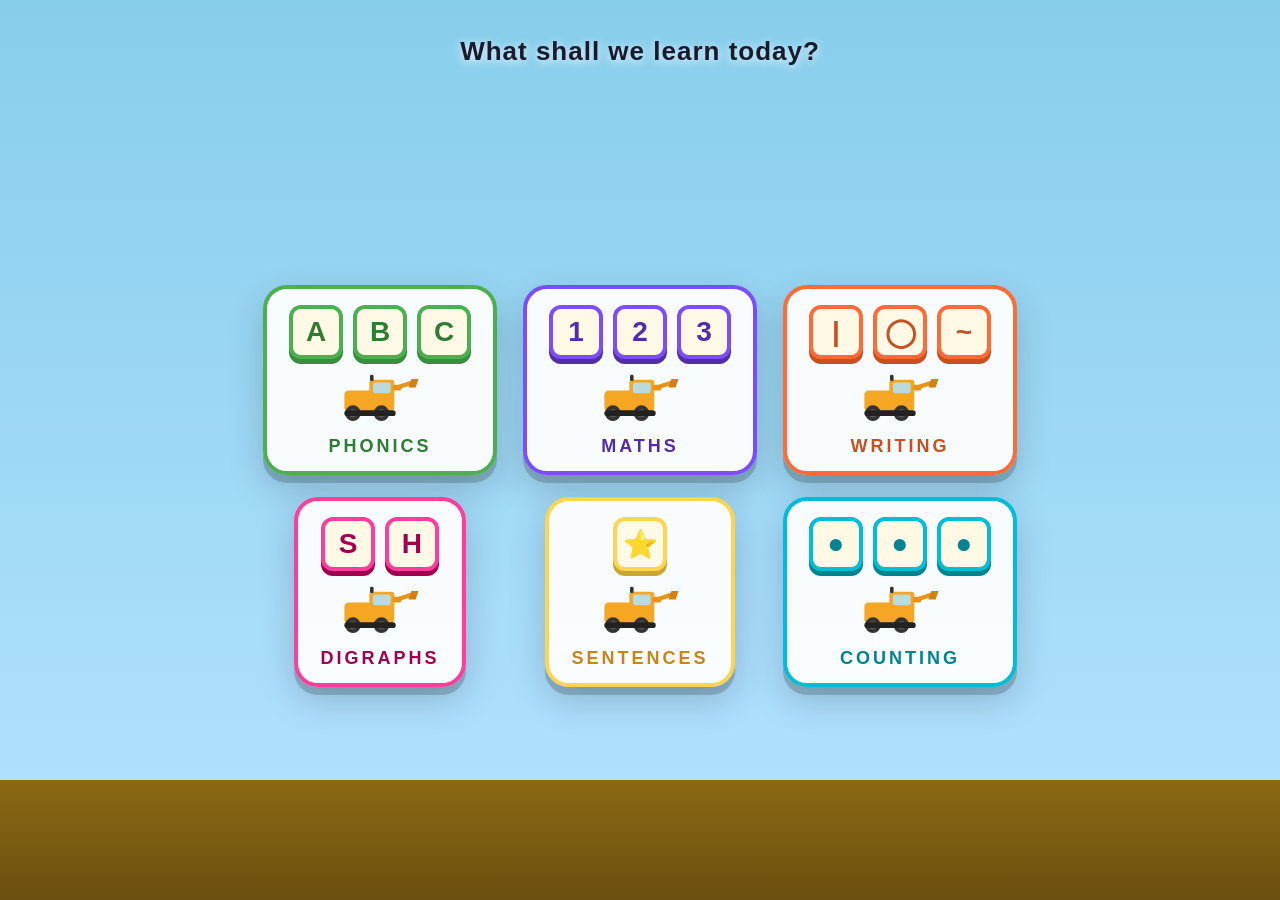
<file: index.html>
<!DOCTYPE html>
<html lang="en">
<head>
  <meta charset="UTF-8">
  <meta name="viewport" content="width=device-width, initial-scale=1.0, user-scalable=no">
  <meta name="apple-mobile-web-app-capable" content="yes">
  <title>Digger Learning</title>
  <style>
    *, *::before, *::after { box-sizing: border-box; margin: 0; padding: 0; }
    html, body {
      width: 100%; height: 100%;
      overflow: hidden;
      font-family: 'Arial Rounded MT Bold', Arial, sans-serif;
      user-select: none;
      touch-action: manipulation;
      -webkit-tap-highlight-color: transparent;
    }
    #scene {
      position: fixed; inset: 0; z-index: 0;
      display: flex; flex-direction: column;
    }
    #sky  { flex: 1; background: linear-gradient(180deg, #87CEEB 0%, #B0E0FF 100%); }
    #ground { height: 120px; background: linear-gradient(180deg, #8B6914 0%, #6B4F10 100%); }

    #title {
      position: fixed;
      top: 4%;
      width: 100%;
      text-align: center;
      z-index: 10;
      font-size: 26px;
      font-weight: 900;
      color: #1a1a2e;
      text-shadow: 0 2px 10px rgba(255,255,255,0.9);
      letter-spacing: 1px;
    }

    #cards {
      position: fixed;
      top: 54%;
      left: 50%;
      transform: translate(-50%, -50%);
      display: grid;
      grid-template-columns: repeat(3, auto);
      justify-items: center;
      gap: 22px 26px;
      z-index: 10;
    }

    .subject-card {
      display: flex;
      flex-direction: column;
      align-items: center;
      gap: 10px;
      background: rgba(255,255,255,0.93);
      border-radius: 24px;
      padding: 16px 22px 14px;
      box-shadow: 0 8px 0 rgba(0,0,0,0.18), 0 14px 36px rgba(0,0,0,0.18);
      cursor: pointer;
      text-decoration: none;
      transition: transform 0.1s ease, box-shadow 0.1s ease;
    }
    .subject-card:active {
      transform: translateY(5px);
      box-shadow: 0 3px 0 rgba(0,0,0,0.18), 0 6px 16px rgba(0,0,0,0.15);
    }

    .blocks {
      display: flex;
      gap: 10px;
    }
    .block {
      width: 54px;
      height: 54px;
      border-radius: 12px;
      background: #FFF9E6;
      border: 4px solid #E8C84A;
      display: flex;
      align-items: center;
      justify-content: center;
      font-size: 28px;
      font-weight: 900;
      color: #333;
      box-shadow: 0 5px 0 #C8A830;
    }

    .mini-digger { width: 86px; height: 57px; }

    .card-label {
      font-size: 18px;
      font-weight: 900;
      letter-spacing: 3px;
    }

    #phonics-card { border: 4px solid #4CAF50; }
    #phonics-card .block { border-color: #4CAF50; box-shadow: 0 5px 0 #388E3C; color: #2E7D32; }
    #phonics-card .card-label { color: #2E7D32; }

    #maths-card { border: 4px solid #7C4DFF; }
    #maths-card .block { border-color: #7C4DFF; box-shadow: 0 5px 0 #512DA8; color: #512DA8; }
    #maths-card .card-label { color: #512DA8; }

    #writing-card { border: 4px solid #FF6B35; }
    #writing-card .block { border-color: #FF6B35; box-shadow: 0 5px 0 #C8501E; color: #C8501E; }
    #writing-card .card-label { color: #C8501E; }

    #digraphs-card { border: 4px solid #FF3D9A; }
    #digraphs-card .block { border-color: #FF3D9A; box-shadow: 0 5px 0 #A0004F; color: #A0004F; }
    #digraphs-card .card-label { color: #A0004F; }

    #sentences-card { border: 4px solid #FFD54F; }
    #sentences-card .block { border-color: #FFD54F; box-shadow: 0 5px 0 #C8A830; color: #C8831A; }
    #sentences-card .card-label { color: #C8831A; }

    #counting-card { border: 4px solid #00BCD4; }
    #counting-card .block { border-color: #00BCD4; box-shadow: 0 5px 0 #00838F; color: #00838F; }
    #counting-card .card-label { color: #00838F; }

    #cards { max-width: 94vw; }

    @media (max-width: 880px) {
      #cards { grid-template-columns: repeat(2, auto); gap: 16px 18px; }
    }

    @media (max-height: 700px) {
      .block { width: 44px; height: 44px; font-size: 23px; border-width: 3px; }
      .mini-digger { width: 70px; height: 47px; }
      .subject-card { padding: 12px 16px 10px; gap: 7px; }
      .card-label { font-size: 15px; letter-spacing: 2px; }
      #title { font-size: 21px; }
    }

    @media (max-width: 520px) {
      #cards { grid-template-columns: auto; gap: 12px; }
      #title { font-size: 20px; top: 3%; }
      .block { width: 40px; height: 40px; font-size: 21px; }
      .card-label { font-size: 15px; }
    }
  </style>
</head>
<body>

  <div id="scene">
    <div id="sky"></div>
    <div id="ground"></div>
  </div>

  <div id="title">What shall we learn today?</div>

  <div id="cards">

    <a href="phonics.html" class="subject-card" id="phonics-card">
      <div class="blocks">
        <div class="block">A</div>
        <div class="block">B</div>
        <div class="block">C</div>
      </div>
      <svg class="mini-digger" viewBox="0 0 120 80" xmlns="http://www.w3.org/2000/svg">
        <rect x="10" y="30" width="70" height="30" rx="6" fill="#F5A623"/>
        <rect x="45" y="15" width="35" height="25" rx="4" fill="#F5A623"/>
        <rect x="50" y="19" width="25" height="15" rx="3" fill="#AEE4FF" opacity="0.85"/>
        <rect x="78" y="22" width="12" height="8" rx="2" fill="#E8941A"/>
        <line x1="84" y1="26" x2="108" y2="18" stroke="#E8941A" stroke-width="6" stroke-linecap="round"/>
        <polygon points="104,14 114,14 110,26 100,26" fill="#D4800A"/>
        <rect x="46" y="8" width="5" height="9" rx="2" fill="#333"/>
        <circle cx="22" cy="62" r="11" fill="#333"/>
        <circle cx="22" cy="62" r="6" fill="#555"/>
        <circle cx="22" cy="62" r="2" fill="#888"/>
        <circle cx="62" cy="62" r="11" fill="#333"/>
        <circle cx="62" cy="62" r="6" fill="#555"/>
        <circle cx="62" cy="62" r="2" fill="#888"/>
        <rect x="10" y="58" width="72" height="8" rx="4" fill="#222"/>
      </svg>
      <div class="card-label">PHONICS</div>
    </a>

    <a href="maths.html" class="subject-card" id="maths-card">
      <div class="blocks">
        <div class="block">1</div>
        <div class="block">2</div>
        <div class="block">3</div>
      </div>
      <svg class="mini-digger" viewBox="0 0 120 80" xmlns="http://www.w3.org/2000/svg">
        <rect x="10" y="30" width="70" height="30" rx="6" fill="#F5A623"/>
        <rect x="45" y="15" width="35" height="25" rx="4" fill="#F5A623"/>
        <rect x="50" y="19" width="25" height="15" rx="3" fill="#AEE4FF" opacity="0.85"/>
        <rect x="78" y="22" width="12" height="8" rx="2" fill="#E8941A"/>
        <line x1="84" y1="26" x2="108" y2="18" stroke="#E8941A" stroke-width="6" stroke-linecap="round"/>
        <polygon points="104,14 114,14 110,26 100,26" fill="#D4800A"/>
        <rect x="46" y="8" width="5" height="9" rx="2" fill="#333"/>
        <circle cx="22" cy="62" r="11" fill="#333"/>
        <circle cx="22" cy="62" r="6" fill="#555"/>
        <circle cx="22" cy="62" r="2" fill="#888"/>
        <circle cx="62" cy="62" r="11" fill="#333"/>
        <circle cx="62" cy="62" r="6" fill="#555"/>
        <circle cx="62" cy="62" r="2" fill="#888"/>
        <rect x="10" y="58" width="72" height="8" rx="4" fill="#222"/>
      </svg>
      <div class="card-label">MATHS</div>
    </a>

    <a href="writing.html" class="subject-card" id="writing-card">
      <div class="blocks">
        <div class="block">|</div>
        <div class="block">◯</div>
        <div class="block">~</div>
      </div>
      <svg class="mini-digger" viewBox="0 0 120 80" xmlns="http://www.w3.org/2000/svg">
        <rect x="10" y="30" width="70" height="30" rx="6" fill="#F5A623"/>
        <rect x="45" y="15" width="35" height="25" rx="4" fill="#F5A623"/>
        <rect x="50" y="19" width="25" height="15" rx="3" fill="#AEE4FF" opacity="0.85"/>
        <rect x="78" y="22" width="12" height="8" rx="2" fill="#E8941A"/>
        <line x1="84" y1="26" x2="108" y2="18" stroke="#E8941A" stroke-width="6" stroke-linecap="round"/>
        <polygon points="104,14 114,14 110,26 100,26" fill="#D4800A"/>
        <rect x="46" y="8" width="5" height="9" rx="2" fill="#333"/>
        <circle cx="22" cy="62" r="11" fill="#333"/>
        <circle cx="22" cy="62" r="6" fill="#555"/>
        <circle cx="22" cy="62" r="2" fill="#888"/>
        <circle cx="62" cy="62" r="11" fill="#333"/>
        <circle cx="62" cy="62" r="6" fill="#555"/>
        <circle cx="62" cy="62" r="2" fill="#888"/>
        <rect x="10" y="58" width="72" height="8" rx="4" fill="#222"/>
      </svg>
      <div class="card-label">WRITING</div>
    </a>

    <a href="digraphs.html" class="subject-card" id="digraphs-card">
      <div class="blocks">
        <div class="block">S</div>
        <div class="block">H</div>
      </div>
      <svg class="mini-digger" viewBox="0 0 120 80" xmlns="http://www.w3.org/2000/svg">
        <rect x="10" y="30" width="70" height="30" rx="6" fill="#F5A623"/>
        <rect x="45" y="15" width="35" height="25" rx="4" fill="#F5A623"/>
        <rect x="50" y="19" width="25" height="15" rx="3" fill="#AEE4FF" opacity="0.85"/>
        <rect x="78" y="22" width="12" height="8" rx="2" fill="#E8941A"/>
        <line x1="84" y1="26" x2="108" y2="18" stroke="#E8941A" stroke-width="6" stroke-linecap="round"/>
        <polygon points="104,14 114,14 110,26 100,26" fill="#D4800A"/>
        <rect x="46" y="8" width="5" height="9" rx="2" fill="#333"/>
        <circle cx="22" cy="62" r="11" fill="#333"/>
        <circle cx="22" cy="62" r="6" fill="#555"/>
        <circle cx="22" cy="62" r="2" fill="#888"/>
        <circle cx="62" cy="62" r="11" fill="#333"/>
        <circle cx="62" cy="62" r="6" fill="#555"/>
        <circle cx="62" cy="62" r="2" fill="#888"/>
        <rect x="10" y="58" width="72" height="8" rx="4" fill="#222"/>
      </svg>
      <div class="card-label">DIGRAPHS</div>
    </a>

    <a href="sentences.html" class="subject-card" id="sentences-card">
      <div class="blocks">
        <div class="block">⭐</div>
      </div>
      <svg class="mini-digger" viewBox="0 0 120 80" xmlns="http://www.w3.org/2000/svg">
        <rect x="10" y="30" width="70" height="30" rx="6" fill="#F5A623"/>
        <rect x="45" y="15" width="35" height="25" rx="4" fill="#F5A623"/>
        <rect x="50" y="19" width="25" height="15" rx="3" fill="#AEE4FF" opacity="0.85"/>
        <rect x="78" y="22" width="12" height="8" rx="2" fill="#E8941A"/>
        <line x1="84" y1="26" x2="108" y2="18" stroke="#E8941A" stroke-width="6" stroke-linecap="round"/>
        <polygon points="104,14 114,14 110,26 100,26" fill="#D4800A"/>
        <rect x="46" y="8" width="5" height="9" rx="2" fill="#333"/>
        <circle cx="22" cy="62" r="11" fill="#333"/>
        <circle cx="22" cy="62" r="6" fill="#555"/>
        <circle cx="22" cy="62" r="2" fill="#888"/>
        <circle cx="62" cy="62" r="11" fill="#333"/>
        <circle cx="62" cy="62" r="6" fill="#555"/>
        <circle cx="62" cy="62" r="2" fill="#888"/>
        <rect x="10" y="58" width="72" height="8" rx="4" fill="#222"/>
      </svg>
      <div class="card-label">SENTENCES</div>
    </a>

    <a href="counting.html" class="subject-card" id="counting-card">
      <div class="blocks">
        <div class="block">●</div>
        <div class="block">●</div>
        <div class="block">●</div>
      </div>
      <svg class="mini-digger" viewBox="0 0 120 80" xmlns="http://www.w3.org/2000/svg">
        <rect x="10" y="30" width="70" height="30" rx="6" fill="#F5A623"/>
        <rect x="45" y="15" width="35" height="25" rx="4" fill="#F5A623"/>
        <rect x="50" y="19" width="25" height="15" rx="3" fill="#AEE4FF" opacity="0.85"/>
        <rect x="78" y="22" width="12" height="8" rx="2" fill="#E8941A"/>
        <line x1="84" y1="26" x2="108" y2="18" stroke="#E8941A" stroke-width="6" stroke-linecap="round"/>
        <polygon points="104,14 114,14 110,26 100,26" fill="#D4800A"/>
        <rect x="46" y="8" width="5" height="9" rx="2" fill="#333"/>
        <circle cx="22" cy="62" r="11" fill="#333"/>
        <circle cx="22" cy="62" r="6" fill="#555"/>
        <circle cx="22" cy="62" r="2" fill="#888"/>
        <circle cx="62" cy="62" r="11" fill="#333"/>
        <circle cx="62" cy="62" r="6" fill="#555"/>
        <circle cx="62" cy="62" r="2" fill="#888"/>
        <rect x="10" y="58" width="72" height="8" rx="4" fill="#222"/>
      </svg>
      <div class="card-label">COUNTING</div>
    </a>

  </div>

</body>
</html>
</file>
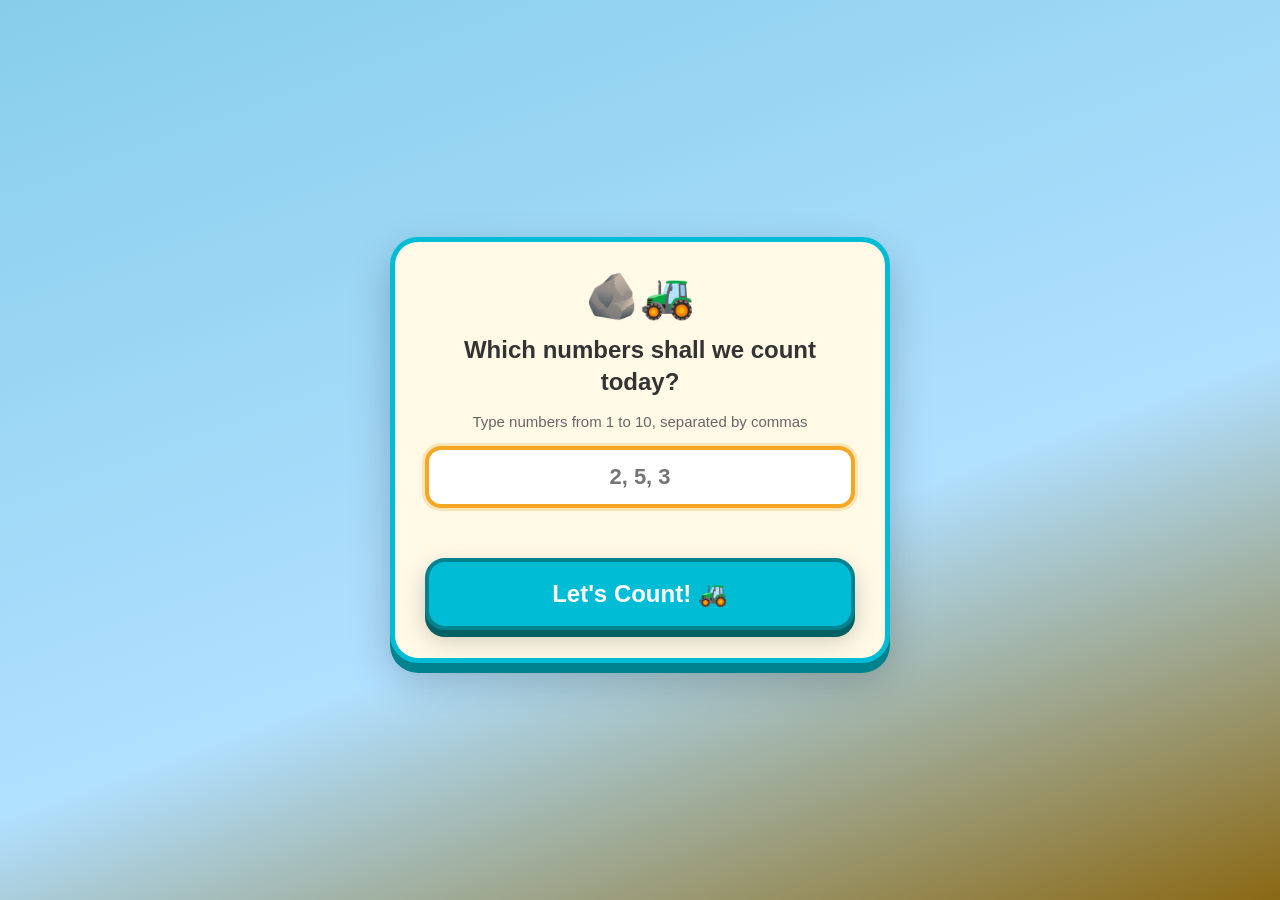
<file: counting.html>
<!DOCTYPE html>
<html lang="en">
<head>
  <meta charset="UTF-8">
  <meta name="viewport" content="width=device-width, initial-scale=1.0, user-scalable=no">
  <meta name="apple-mobile-web-app-capable" content="yes">
  <title>Counting Digger</title>
  <link rel="icon" type="image/svg+xml" href="data:image/svg+xml,<svg xmlns='http://www.w3.org/2000/svg' viewBox='0 0 32 32'><rect x='2' y='14' width='20' height='10' rx='2' fill='%23F5A623'/><rect x='12' y='8' width='10' height='9' rx='2' fill='%23F5A623'/><rect x='13' y='10' width='7' height='5' rx='1' fill='%23AEE4FF'/><line x1='21' y1='10' x2='29' y2='6' stroke='%23E8941A' stroke-width='2.5' stroke-linecap='round'/><polygon points='27,4 31,4 30,9 26,9' fill='%23D4800A'/><circle cx='6' cy='25' r='4' fill='%23333'/><circle cx='6' cy='25' r='2' fill='%23555'/><circle cx='18' cy='25' r='4' fill='%23333'/><circle cx='18' cy='25' r='2' fill='%23555'/><rect x='2' y='23' width='20' height='3' rx='1.5' fill='%23222'/></svg>">
  <link rel="stylesheet" href="styles.css">
  <style>
    /* Child-proof: nothing is tappable unless we say so */
    #scene, #rock-field, #digger-zone, #dirt-puffs, #divots {
      pointer-events: none;
      -webkit-touch-callout: none;
      user-select: none;
      -webkit-user-select: none;
    }

    /* Deep dirt on this page — the rocks need ground to sit in */
    #ground { height: 52vh; }

    /* ---- Rock field: the dirt on the left ---- */
    #rock-field {
      position: fixed;
      left: 0; top: 42vh;
      width: 54vw; height: 52vh;
      z-index: 20;
    }

    #divots {
      position: fixed;
      left: 0; top: 42vh;
      width: 54vw; height: 52vh;
      z-index: 18;
    }

    .divot {
      position: absolute;
      border-radius: 50%;
      background: radial-gradient(ellipse at 50% 35%, #4A340B 0%, #6B4F10 70%, rgba(107,79,16,0) 100%);
      opacity: 0;
      transform: translate(-50%, -50%);
    }

    .rock {
      position: absolute;
      transform: translate(-50%, -50%);
      pointer-events: auto;
      cursor: pointer;
      touch-action: manipulation;
      -webkit-tap-highlight-color: transparent;
      filter: drop-shadow(0 5px 6px rgba(0,0,0,0.35));
      transition: filter 0.15s ease;
    }

    .rock svg { width: 100%; height: 100%; display: block; }

    .rock:active { filter: drop-shadow(0 2px 3px rgba(0,0,0,0.35)) brightness(1.15); }

    /* Rocks left over once the target is reached */
    .rock.locked {
      opacity: 0.35;
      pointer-events: none;
      filter: none;
    }

    /* Rock mid-flight, or already delivered */
    .rock.flying { pointer-events: none; z-index: 45; }
    .rock.spent  { display: none; }

    /* ---- Digger zone (right half) ---- */
    #digger-zone {
      position: fixed;
      right: 2vw;
      bottom: 8vh;
      z-index: 22;
      display: flex;
      flex-direction: column;
      align-items: center;
      gap: 14px;
    }

    /* Skip on the left, digger on the right reaching over it */
    #digger-row {
      display: flex;
      align-items: flex-end;
      gap: 0;
    }

    /* The target number, big, on a sign above the digger */
    #target-sign {
      background: #FFF9E6;
      border: 6px solid #00BCD4;
      border-radius: 24px;
      box-shadow: 0 8px 0 #00838F, 0 12px 28px rgba(0,0,0,0.25);
      padding: 4px 44px 10px;
      min-width: 150px;
      text-align: center;
    }

    #target-number {
      font-size: 96px;
      font-weight: 900;
      line-height: 1.05;
      color: #00838F;
      font-family: 'Arial Rounded MT Bold', Arial, sans-serif;
    }

    #target-caption {
      font-size: 15px;
      font-weight: 900;
      letter-spacing: 2px;
      color: #00838F;
      opacity: 0.75;
    }

    /* Bucket that fills with rocks */
    #bucket {
      width: 210px;
      height: 118px;
      border: 8px solid #D4800A;
      border-top: none;
      border-radius: 0 0 14px 14px;
      background: linear-gradient(180deg, rgba(232,148,26,0.22) 0%, rgba(212,128,10,0.5) 100%);
      box-shadow: inset 0 -6px 12px rgba(0,0,0,0.2), 0 6px 14px rgba(0,0,0,0.28);
      position: relative;
      overflow: hidden;
      margin-right: -14px;   /* tuck under the digger's boom */
      margin-bottom: 6px;    /* rest on the dirt */
    }

    .bucket-rock {
      position: absolute;
      width: 40px;
      height: 34px;
      transform: translate(-50%, -50%) scale(0);
    }

    .bucket-rock svg { width: 100%; height: 100%; display: block; }

    #counting-digger {
      width: 300px; height: 200px;
      filter: drop-shadow(0 8px 18px rgba(0,0,0,0.3));
      transform: scaleX(-1);   /* arm reaches left, toward the skip */
    }
    #counting-digger svg { width: 100%; height: 100%; }

    /* ---- Celebration: the number pops up on the digger ---- */
    #celebration-stage {
      position: relative;
      display: flex;
      align-items: center;
      justify-content: center;
    }

    #celebration-stage #big-digger { width: min(560px, 74vw); height: auto; }

    #celebration-number {
      position: absolute;
      /* centred on the digger's body, clear of the cab and arm */
      top: 54%;
      left: 39%;
      transform: translate(-50%, -50%) scale(0);
      font-size: clamp(120px, 22vw, 260px);
      font-weight: 900;
      font-family: 'Arial Rounded MT Bold', Arial, sans-serif;
      color: #fff;
      line-height: 1;
      -webkit-text-stroke: 9px #00838F;
      paint-order: stroke fill;
      text-shadow: 0 8px 26px rgba(0,0,0,0.55);
      pointer-events: none;
    }

    /* ---- Parent setup ---- */
    #setup-btn-corner {
      position: fixed;
      top: 16px;
      right: 16px;
      z-index: 100;
      background: rgba(0,0,0,0.28);
      color: #fff;
      border: none;
      padding: 8px 16px;
      border-radius: 20px;
      font-size: 18px;
      font-weight: 900;
      cursor: pointer;
      backdrop-filter: blur(4px);
      -webkit-tap-highlight-color: transparent;
    }

    #count-setup {
      position: fixed;
      inset: 0;
      z-index: 200;
      display: flex;
      align-items: center;
      justify-content: center;
      background: linear-gradient(160deg, #87CEEB 0%, #B0E0FF 60%, #8B6914 100%);
    }

    #count-setup.hidden { display: none; }

    #setup-card {
      background: #FFF9E6;
      border: 5px solid #00BCD4;
      border-radius: 28px;
      box-shadow: 0 10px 0 #00838F, 0 16px 40px rgba(0,0,0,0.22);
      padding: 32px 30px 28px;
      max-width: 500px;
      width: 92vw;
      display: flex;
      flex-direction: column;
      align-items: center;
      gap: 16px;
    }

    #setup-card h2 { font-size: 24px; font-weight: 900; color: #333; text-align: center; line-height: 1.3; }
    #setup-card p  { font-size: 15px; color: #666; text-align: center; }

    #count-setup, #setup-card, #setup-card * { pointer-events: auto; touch-action: auto; }

    #count-input {
      width: 100%;
      font-size: 22px;
      font-weight: 700;
      font-family: 'Arial Rounded MT Bold', Arial, sans-serif;
      padding: 14px 16px;
      border: 4px solid #00BCD4;
      border-radius: 16px;
      background: #fff;
      color: #333;
      outline: none;
      text-align: center;
      box-shadow: inset 0 2px 6px rgba(0,0,0,0.08);
      -webkit-user-select: text !important;
      user-select: text !important;
      -webkit-touch-callout: default !important;
    }

    #count-input:focus { border-color: #F5A623; box-shadow: 0 0 0 3px rgba(245,166,35,0.25); }

    #setup-error { font-size: 14px; color: #E53935; font-weight: 700; min-height: 18px; text-align: center; }

    #setup-done {
      font-size: 19px;
      font-weight: 900;
      color: #2E7D32;
      text-align: center;
      background: #E8F5E9;
      border: 3px solid #A5D6A7;
      border-radius: 14px;
      padding: 10px 18px;
    }

    #setup-done.hidden { display: none; }

    #start-btn {
      width: 100%;
      padding: 18px;
      font-size: 24px;
      font-weight: 900;
      font-family: 'Arial Rounded MT Bold', Arial, sans-serif;
      background: #00BCD4;
      color: #fff;
      border: 4px solid #00838F;
      border-radius: 20px;
      box-shadow: 0 7px 0 #006064, 0 10px 24px rgba(0,0,0,0.2);
      cursor: pointer;
      touch-action: manipulation;
      -webkit-tap-highlight-color: transparent;
      transition: transform 0.1s, box-shadow 0.1s;
    }

    #start-btn:active { transform: translateY(4px); box-shadow: 0 3px 0 #006064; }

    /* ---- Responsive ---- */
    @media (max-width: 900px) {
      #counting-digger { width: 210px; height: 140px; }
      #bucket { width: 165px; height: 96px; }
      #target-number { font-size: 68px; }
      #target-sign { padding: 4px 28px 8px; min-width: 112px; }
      .bucket-rock { width: 32px; height: 27px; }
    }

    @media (max-height: 560px) {
      #counting-digger { width: 175px; height: 117px; }
      #bucket { width: 150px; height: 78px; }
      #target-number { font-size: 54px; }
      #digger-zone { gap: 6px; }
      .bucket-rock { width: 28px; height: 24px; }
    }
  </style>
</head>
<body>

  <a href="index.html" id="home-btn">⌂ Home</a>
  <button id="setup-btn-corner" aria-label="Change numbers">⚙</button>

  <div id="scene">
    <div id="sky"></div>
    <div id="ground"></div>
  </div>

  <!-- Holes left behind by rocks that have been sent -->
  <div id="divots"></div>

  <!-- Rocks injected by counting.js -->
  <div id="rock-field"></div>

  <div id="digger-zone">
    <div id="target-sign">
      <div id="target-number">3</div>
      <div id="target-caption">ROCKS PLEASE</div>
    </div>

    <div id="digger-row">
      <div id="bucket"></div>

      <div id="counting-digger">
      <svg viewBox="0 0 120 80" xmlns="http://www.w3.org/2000/svg">
        <rect x="10" y="30" width="70" height="30" rx="6" fill="#F5A623"/>
        <rect x="45" y="15" width="35" height="25" rx="4" fill="#F5A623"/>
        <rect x="50" y="19" width="25" height="15" rx="3" fill="#AEE4FF" opacity="0.85"/>
        <rect x="78" y="22" width="12" height="8" rx="2" fill="#E8941A"/>
        <line x1="84" y1="26" x2="108" y2="18" stroke="#E8941A" stroke-width="6" stroke-linecap="round"/>
        <polygon points="104,14 114,14 110,26 100,26" fill="#D4800A"/>
        <rect x="46" y="8" width="5" height="9" rx="2" fill="#333"/>
        <circle cx="22" cy="62" r="11" fill="#333"/>
        <circle cx="22" cy="62" r="6" fill="#555"/>
        <circle cx="22" cy="62" r="2" fill="#888"/>
        <circle cx="62" cy="62" r="11" fill="#333"/>
        <circle cx="62" cy="62" r="6" fill="#555"/>
        <circle cx="62" cy="62" r="2" fill="#888"/>
        <rect x="10" y="58" width="72" height="8" rx="4" fill="#222"/>
      </svg>
      </div>
    </div>
  </div>

  <div id="dirt-puffs"></div>

  <!-- Celebration when the bucket holds the target number -->
  <div id="celebration" aria-hidden="true">
    <div id="celebration-stage">
    <svg id="big-digger" viewBox="0 0 120 80" xmlns="http://www.w3.org/2000/svg">
      <rect x="10" y="30" width="70" height="30" rx="6" fill="#F5A623"/>
      <rect x="45" y="15" width="35" height="25" rx="4" fill="#F5A623"/>
      <rect x="50" y="19" width="25" height="15" rx="3" fill="#AEE4FF" opacity="0.85"/>
      <rect x="78" y="22" width="12" height="8" rx="2" fill="#E8941A"/>
      <line x1="84" y1="26" x2="108" y2="18" stroke="#E8941A" stroke-width="6" stroke-linecap="round"/>
      <polygon points="104,14 114,14 110,26 100,26" fill="#D4800A"/>
      <rect x="46" y="8" width="5" height="9" rx="2" fill="#333"/>
      <circle cx="22" cy="62" r="11" fill="#333"/>
      <circle cx="22" cy="62" r="6" fill="#555"/>
      <circle cx="22" cy="62" r="2" fill="#888"/>
      <circle cx="62" cy="62" r="11" fill="#333"/>
      <circle cx="62" cy="62" r="6" fill="#555"/>
      <circle cx="62" cy="62" r="2" fill="#888"/>
      <rect x="10" y="58" width="72" height="8" rx="4" fill="#222"/>
    </svg>
    <div id="celebration-number">3</div>
    </div>
  </div>

  <div id="confetti-container" aria-hidden="true"></div>
  <div id="stars-container"    aria-hidden="true"></div>

  <!-- Parent setup -->
  <div id="count-setup">
    <div id="setup-card">
      <div style="font-size:44px;line-height:1">🪨🚜</div>
      <div id="setup-done" class="hidden">🎉 All done! Great counting.</div>
      <h2>Which numbers shall we count today?</h2>
      <p>Type numbers from 1 to 10, separated by commas</p>
      <input
        id="count-input"
        type="text"
        inputmode="numeric"
        placeholder="2, 5, 3"
        autocomplete="off"
        autocorrect="off"
        autocapitalize="off"
        spellcheck="false"
      >
      <div id="setup-error"></div>
      <button id="start-btn">Let's Count! 🚜</button>
    </div>
  </div>

  <script src="https://cdnjs.cloudflare.com/ajax/libs/gsap/3.12.5/gsap.min.js"></script>
  <script src="celebrate.js"></script>
  <script src="counting.js"></script>
</body>
</html>
</file>
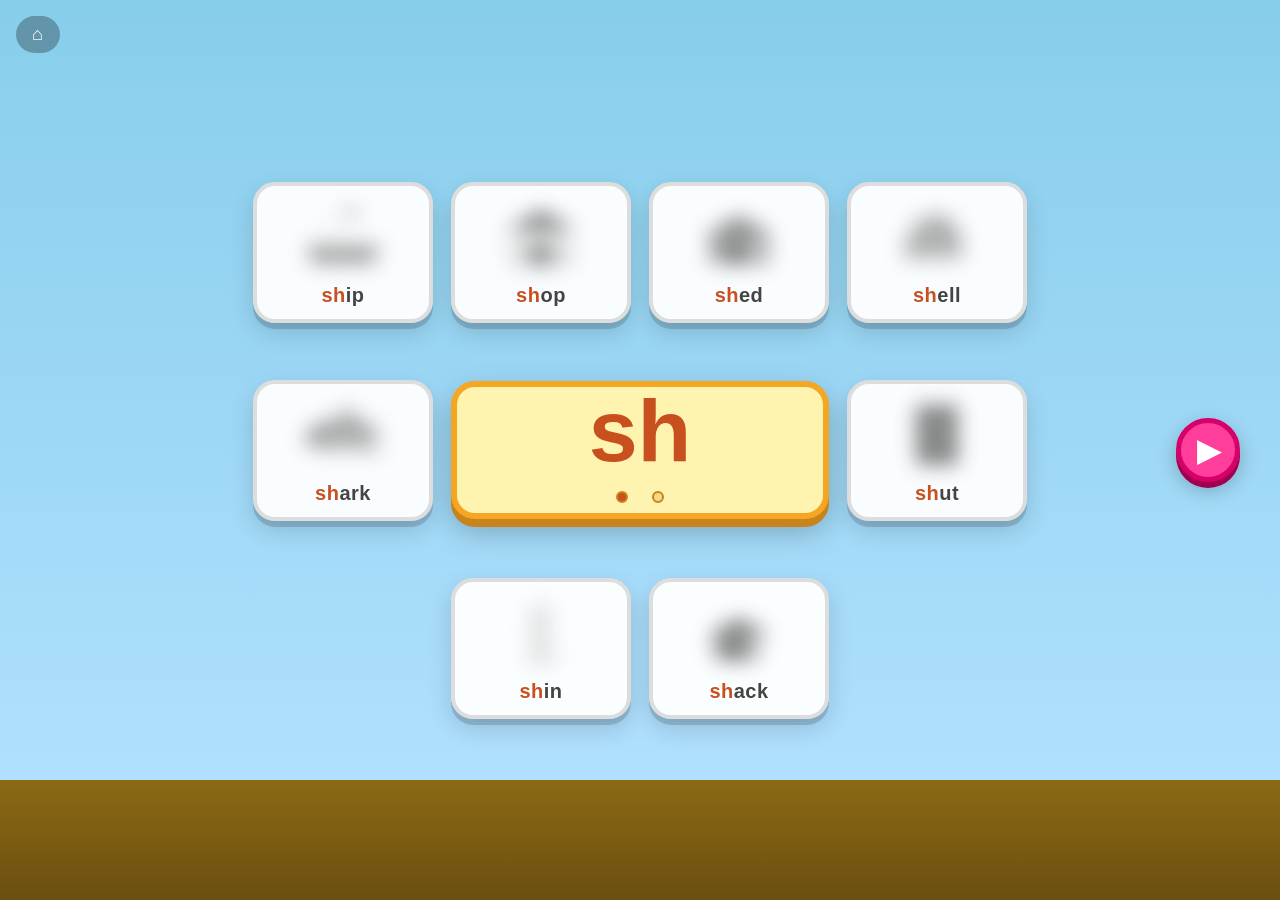
<file: digraphs.html>
<!DOCTYPE html>
<html lang="en">
<head>
  <meta charset="UTF-8">
  <meta name="viewport" content="width=device-width, initial-scale=1.0, user-scalable=no">
  <meta name="apple-mobile-web-app-capable" content="yes">
  <title>Digraphs — Phonics Digger</title>
  <link rel="icon" type="image/svg+xml" href="data:image/svg+xml,<svg xmlns='http://www.w3.org/2000/svg' viewBox='0 0 32 32'><rect x='2' y='14' width='20' height='10' rx='2' fill='%23F5A623'/><rect x='12' y='8' width='10' height='9' rx='2' fill='%23F5A623'/><rect x='13' y='10' width='7' height='5' rx='1' fill='%23AEE4FF'/><line x1='21' y1='10' x2='29' y2='6' stroke='%23E8941A' stroke-width='2.5' stroke-linecap='round'/><polygon points='27,4 31,4 30,9 26,9' fill='%23D4800A'/><circle cx='6' cy='25' r='4' fill='%23333'/><circle cx='6' cy='25' r='2' fill='%23555'/><circle cx='18' cy='25' r='4' fill='%23333'/><circle cx='18' cy='25' r='2' fill='%23555'/><rect x='2' y='23' width='20' height='3' rx='1.5' fill='%23222'/></svg>">
  <link rel="stylesheet" href="styles.css">
  <style>
    body { overflow-y: auto; overflow-x: hidden; height: auto; min-height: 100%; }
    #scene { position: fixed; inset: 0; z-index: -1; }

    #page {
      position: relative;
      min-height: 100vh;
      padding: 40px 20px 40px;
      display: flex;
      flex-direction: column;
      align-items: center;
      justify-content: center;
    }

    /* ---- Next-digraph arrow ---- */
    #next-digraph-btn {
      position: fixed;
      top: 50%;
      right: 40px;
      transform: translateY(-50%);
      z-index: 40;
      width: 64px;
      height: 64px;
      border-radius: 50%;
      background: #FF3D9A;
      border: 5px solid #D6006B;
      box-shadow: 0 6px 0 #A0004F, 0 8px 20px rgba(0,0,0,0.25);
      color: #fff;
      font-size: 30px;
      font-weight: 900;
      display: flex;
      align-items: center;
      justify-content: center;
      cursor: pointer;
      touch-action: manipulation;
      -webkit-tap-highlight-color: transparent;
      transition: transform 0.1s, box-shadow 0.1s;
    }
    #next-digraph-btn:active {
      transform: translateY(4px);
      box-shadow: 0 2px 0 #A0004F, 0 4px 10px rgba(0,0,0,0.2);
    }

    /* ---- Grid: center "sh" box + up to 8 word cards around it ---- */
    #digraph-grid {
      display: grid;
      grid-template-columns: repeat(4, minmax(130px, 180px));
      grid-auto-rows: minmax(130px, 180px);
      gap: 18px;
      justify-content: center;
      align-items: center;
    }

    /* Center hub — the two letters boxed together */
    #sh-hub {
      grid-column: 2 / 4;
      grid-row: 2;
      display: flex;
      flex-direction: column;
      align-items: center;
      justify-content: center;
      gap: 6px;
      background: #FFF3B0;
      border: 6px solid #F5A623;
      border-radius: 24px;
      box-shadow: 0 8px 0 #C8831A, 0 12px 30px rgba(0,0,0,0.25);
    }
    #sh-hub .letters {
      display: flex;
      position: relative;
    }
    #sh-hub .letters span {
      font-size: 88px;
      font-weight: 900;
      color: #C8501E;
      line-height: 1;
    }

    /* Page dots — shown under the hub letters only when a digraph
       spills across more than one screen (more than 8 words). Real
       <button> elements so a parent can tap one to jump to that page. */
    #page-dots {
      display: flex;
      gap: 4px;
    }
    .page-dot {
      width: 32px;
      height: 32px;
      padding: 0;
      display: flex;
      align-items: center;
      justify-content: center;
      background: transparent;
      border: none;
      cursor: pointer;
      touch-action: manipulation;
      -webkit-tap-highlight-color: transparent;
    }
    .page-dot::before {
      content: '';
      width: 12px;
      height: 12px;
      border-radius: 50%;
      background: #F5D98A;
      border: 2px solid #C8831A;
      transition: transform 0.15s ease;
    }
    .page-dot:active::before {
      transform: scale(0.85);
    }
    .page-dot.active::before {
      background: #C8501E;
    }

    /* "New word" digger badge — bounces gently to catch a toddler's eye */
    .new-digger-badge {
      position: absolute;
      top: 6px;
      right: 6px;
      width: 34px;
      height: 34px;
      border-radius: 50%;
      background: #FFF3B0;
      border: 3px solid #F5A623;
      box-shadow: 0 3px 0 #C8831A, 0 5px 10px rgba(0,0,0,0.2);
      display: flex;
      align-items: center;
      justify-content: center;
      font-size: 18px;
      z-index: 2;
      animation: digger-bounce 1.1s ease-in-out infinite;
    }
    @keyframes digger-bounce {
      0%, 100% { transform: translateY(0) rotate(-6deg); }
      50% { transform: translateY(-4px) rotate(6deg); }
    }

    /* Word cards */
    .word-card {
      display: flex;
      flex-direction: column;
      align-items: center;
      justify-content: center;
      gap: 8px;
      background: rgba(255,255,255,0.95);
      border-radius: 22px;
      border: 4px solid #ddd;
      box-shadow: 0 6px 0 rgba(0,0,0,0.15), 0 10px 24px rgba(0,0,0,0.15);
      cursor: pointer;
      touch-action: manipulation;
      -webkit-tap-highlight-color: transparent;
      transition: transform 0.1s ease, box-shadow 0.1s ease, border-color 0.3s ease;
      padding: 12px;
      position: relative;
      overflow: hidden;
    }
    .word-card:active {
      transform: translateY(4px);
      box-shadow: 0 2px 0 rgba(0,0,0,0.15), 0 5px 12px rgba(0,0,0,0.12);
    }
    .word-card.colored {
      border-color: #4CAF50;
      animation: pop 0.45s ease;
    }
    @keyframes pop {
      0% { transform: scale(1); }
      40% { transform: scale(1.12); }
      100% { transform: scale(1); }
    }

    .word-card svg {
      width: 90px;
      height: 78px;
      /* Blurred so he reads the word instead of guessing from the picture */
      filter: grayscale(1) brightness(1.05) blur(10px);
      opacity: 0.8;
      transition: filter 0.5s ease;
    }
    .word-card.colored svg {
      filter: grayscale(0) blur(10px);
    }

    .word-label {
      font-size: 20px;
      font-weight: 900;
      letter-spacing: 0.5px;
      color: #444;
    }
    .word-label .sh-part {
      color: #C8501E;
    }

    /* Sparkle burst on first colorize */
    .sparkle {
      position: absolute;
      font-size: 20px;
      opacity: 0;
      pointer-events: none;
    }

    @media (max-width: 640px) {
      #digraph-grid {
        grid-template-columns: repeat(2, minmax(130px, 1fr));
        grid-auto-rows: minmax(130px, 1fr);
      }
      #sh-hub { grid-column: 1 / -1; grid-row: 1; order: -1; }
      .word-card svg { width: 70px; height: 60px; }
      .word-label { font-size: 16px; }
      #next-digraph-btn { width: 52px; height: 52px; font-size: 24px; right: 24px; }
    }
  </style>
</head>
<body>

  <!-- Home button -->
  <a href="index.html" id="home-btn" aria-label="Back to home">⌂</a>

  <!-- Sky / ground scene -->
  <div id="scene">
    <div id="sky"></div>
    <div id="ground"></div>
  </div>

  <div id="page">
    <div id="digraph-grid">
      <!-- Center hub: letters boxed together -->
      <div id="sh-hub">
        <div class="letters" id="hub-letters">
          <span>s</span><span>h</span>
        </div>
        <div id="page-dots"></div>
      </div>

      <!-- Word cards injected by digraphs.js -->
    </div>
  </div>

  <button id="next-digraph-btn" aria-label="Next digraph">▶</button>

  <script src="celebrate.js"></script>
  <script src="digraph-words.js"></script>
  <script src="digraphs.js"></script>
</body>
</html>
</file>
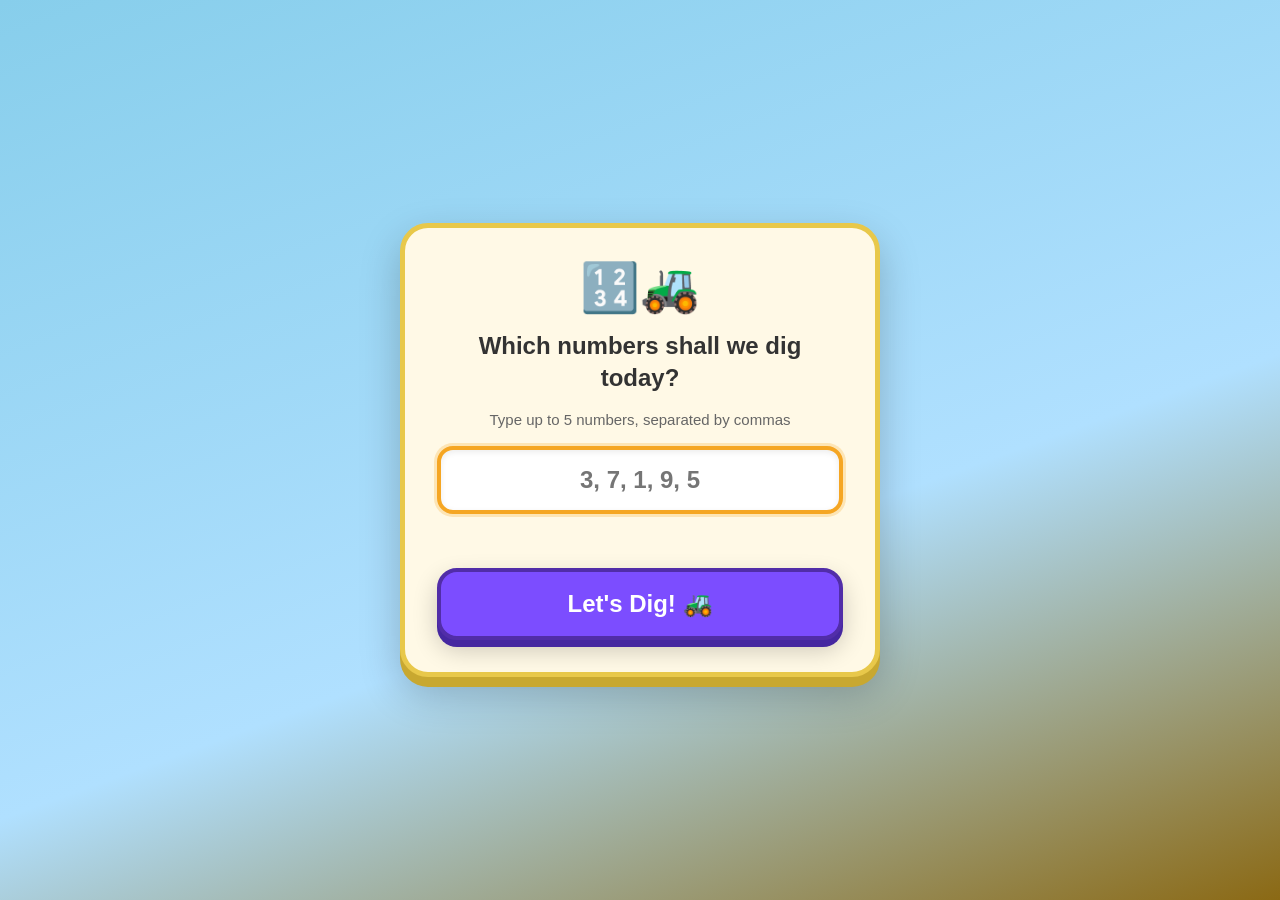
<file: maths.html>
<!DOCTYPE html>
<html lang="en">
<head>
  <meta charset="UTF-8">
  <meta name="viewport" content="width=device-width, initial-scale=1.0, user-scalable=no">
  <meta name="apple-mobile-web-app-capable" content="yes">
  <title>Maths Digger</title>
  <link rel="stylesheet" href="styles.css">
  <style>
    /* Child-proof: lock down everything by default */
    #scene, #drop-digger, #number-flash, #dirt-puffs {
      pointer-events: none;
      -webkit-touch-callout: none;
      user-select: none;
      -webkit-user-select: none;
    }

    /* ---- Number tray (left side) ---- */
    #number-tray {
      position: fixed;
      left: 24%;
      top: 50%;
      transform: translateY(-50%);
      z-index: 15;
      display: flex;
      flex-direction: column;
      align-items: center;
      gap: 20px;
    }

    .num-tile {
      width: 104px;
      height: 104px;
      border-radius: 22px;
      display: flex;
      align-items: center;
      justify-content: center;
      font-size: 60px;
      font-weight: 900;
      color: #fff;
      font-family: 'Arial Rounded MT Bold', Arial, sans-serif;
      box-shadow: 0 7px 0 rgba(0,0,0,0.22), 0 10px 26px rgba(0,0,0,0.22);
      cursor: grab;
      touch-action: none;          /* let JS own the drag, no scrolling */
      -webkit-user-select: none;
      user-select: none;
      -webkit-touch-callout: none;
      text-shadow: 0 2px 4px rgba(0,0,0,0.2);
      transition: transform 0.12s ease;
    }

    .num-tile.done {
      opacity: 0;
      pointer-events: none;
    }

    /* Floating copy that follows the finger */
    .drag-clone {
      position: fixed;
      z-index: 300;
      pointer-events: none;
      margin: 0;
      transform: scale(1.12);
      box-shadow: 0 12px 0 rgba(0,0,0,0.25), 0 18px 36px rgba(0,0,0,0.3);
    }

    /* ---- Big digger drop target (right side) ---- */
    #drop-digger {
      position: fixed;
      right: 22%;
      top: 50%;
      transform: translateY(-50%);
      z-index: 12;
      width: 320px;
      height: 213px;
      filter: drop-shadow(0 8px 18px rgba(0,0,0,0.3));
    }

    #drop-digger svg { width: 100%; height: 100%; }

    /* Pulsing hint ring behind the digger bucket */
    #drop-glow {
      position: fixed;
      right: 22%;
      top: 50%;
      transform: translate(0, -50%);
      width: 320px;
      height: 213px;
      z-index: 11;
      pointer-events: none;
      border-radius: 50%;
      background: radial-gradient(circle, rgba(255,221,87,0.55) 0%, rgba(255,221,87,0) 62%);
      animation: glow-pulse 1.6s ease-in-out infinite;
    }

    @keyframes glow-pulse {
      0%, 100% { opacity: 0.5; transform: translate(0, -50%) scale(0.95); }
      50%      { opacity: 1;   transform: translate(0, -50%) scale(1.06); }
    }

    #drop-digger.drop-ready { filter: drop-shadow(0 0 26px #FFD700) drop-shadow(0 8px 18px rgba(0,0,0,0.3)); }

    /* Number that flashes on the digger after a drop */
    #number-flash {
      position: fixed;
      z-index: 40;
      font-size: 120px;
      font-weight: 900;
      color: #fff;
      font-family: 'Arial Rounded MT Bold', Arial, sans-serif;
      text-shadow: 0 4px 16px rgba(0,0,0,0.5), 0 0 30px #F5A623;
      opacity: 0;
      transform: translate(-50%, -50%);
      pointer-events: none;
    }

    /* ---- Parent number-setup overlay ---- */
    #number-setup {
      position: fixed;
      inset: 0;
      z-index: 200;
      display: flex;
      align-items: center;
      justify-content: center;
      background: linear-gradient(160deg, #87CEEB 0%, #B0E0FF 60%, #8B6914 100%);
    }

    #setup-card {
      background: #FFF9E6;
      border: 5px solid #E8C84A;
      border-radius: 28px;
      box-shadow: 0 10px 0 #C8A830, 0 16px 40px rgba(0,0,0,0.22);
      padding: 36px 32px 32px;
      max-width: 480px;
      width: 90vw;
      display: flex;
      flex-direction: column;
      align-items: center;
      gap: 18px;
    }

    #setup-card h2 { font-size: 24px; font-weight: 900; color: #333; text-align: center; line-height: 1.3; }
    #setup-card p  { font-size: 15px; color: #666; text-align: center; }

    #number-setup, #setup-card, #setup-btn, #number-input { pointer-events: auto; touch-action: auto; }

    #number-input {
      width: 100%;
      font-size: 24px;
      font-weight: 700;
      font-family: 'Arial Rounded MT Bold', Arial, sans-serif;
      padding: 16px 18px;
      border: 4px solid #E8C84A;
      border-radius: 16px;
      background: #fff;
      color: #333;
      outline: none;
      text-align: center;
      box-shadow: inset 0 2px 6px rgba(0,0,0,0.08);
      -webkit-user-select: text !important;
      user-select: text !important;
      -webkit-touch-callout: default !important;
    }

    #number-input:focus {
      border-color: #F5A623;
      box-shadow: 0 0 0 3px rgba(245,166,35,0.25), inset 0 2px 6px rgba(0,0,0,0.08);
    }

    #setup-error { font-size: 14px; color: #E53935; font-weight: 700; min-height: 18px; text-align: center; }

    #setup-btn {
      width: 100%;
      padding: 18px;
      font-size: 24px;
      font-weight: 900;
      font-family: 'Arial Rounded MT Bold', Arial, sans-serif;
      background: #7C4DFF;
      color: #fff;
      border: 4px solid #512DA8;
      border-radius: 20px;
      box-shadow: 0 7px 0 #4527A0, 0 10px 24px rgba(0,0,0,0.2);
      cursor: pointer;
      touch-action: manipulation;
      -webkit-tap-highlight-color: transparent;
      transition: transform 0.1s, box-shadow 0.1s;
    }

    #setup-btn:active { transform: translateY(4px); box-shadow: 0 3px 0 #4527A0, 0 4px 10px rgba(0,0,0,0.15); }

    /* ---- Responsive ---- */
    @media (max-width: 760px) {
      .num-tile { width: 80px; height: 80px; font-size: 46px; border-radius: 18px; }
      #number-tray { gap: 14px; left: 12%; }
      #drop-digger, #drop-glow { width: 230px; height: 153px; right: 10%; }
      #number-flash { font-size: 90px; }
    }

    @media (max-height: 560px) {
      .num-tile { width: 66px; height: 66px; font-size: 38px; }
      #number-tray { gap: 10px; }
      #drop-digger, #drop-glow { width: 200px; height: 133px; }
    }
  </style>
</head>
<body>

  <a href="index.html" id="home-btn">⌂ Home</a>

  <div id="scene">
    <div id="sky"></div>
    <div id="ground"></div>
  </div>

  <!-- Number tiles injected by maths.js -->
  <div id="number-tray"></div>

  <!-- Pulsing hint glow behind the digger -->
  <div id="drop-glow"></div>

  <!-- Big digger: the drop target -->
  <div id="drop-digger">
    <svg viewBox="0 0 120 80" xmlns="http://www.w3.org/2000/svg">
      <rect x="10" y="30" width="70" height="30" rx="6" fill="#F5A623"/>
      <rect x="45" y="15" width="35" height="25" rx="4" fill="#F5A623"/>
      <rect x="50" y="19" width="25" height="15" rx="3" fill="#AEE4FF" opacity="0.85"/>
      <rect x="78" y="22" width="12" height="8" rx="2" fill="#E8941A" id="dd-arm-base"/>
      <line x1="84" y1="26" x2="108" y2="18" stroke="#E8941A" stroke-width="6" stroke-linecap="round" id="dd-boom"/>
      <polygon points="104,14 114,14 110,26 100,26" fill="#D4800A" id="dd-bucket"/>
      <rect x="46" y="8" width="5" height="9" rx="2" fill="#333"/>
      <circle cx="22" cy="62" r="11" fill="#333"/>
      <circle cx="22" cy="62" r="6" fill="#555"/>
      <circle cx="22" cy="62" r="2" fill="#888"/>
      <circle cx="62" cy="62" r="11" fill="#333"/>
      <circle cx="62" cy="62" r="6" fill="#555"/>
      <circle cx="62" cy="62" r="2" fill="#888"/>
      <rect x="10" y="58" width="72" height="8" rx="4" fill="#222"/>
    </svg>
  </div>

  <!-- Number that flashes on the digger after a successful drop -->
  <div id="number-flash"></div>

  <div id="dirt-puffs"></div>

  <!-- Full-screen celebration when ALL numbers are done -->
  <div id="celebration" aria-hidden="true">
    <svg id="big-digger" viewBox="0 0 120 80" xmlns="http://www.w3.org/2000/svg">
      <rect x="10" y="30" width="70" height="30" rx="6" fill="#F5A623"/>
      <rect x="45" y="15" width="35" height="25" rx="4" fill="#F5A623"/>
      <rect x="50" y="19" width="25" height="15" rx="3" fill="#AEE4FF" opacity="0.85"/>
      <rect x="78" y="22" width="12" height="8" rx="2" fill="#E8941A"/>
      <line x1="84" y1="26" x2="108" y2="18" stroke="#E8941A" stroke-width="6" stroke-linecap="round"/>
      <polygon points="104,14 114,14 110,26 100,26" fill="#D4800A"/>
      <rect x="46" y="8" width="5" height="9" rx="2" fill="#333"/>
      <circle cx="22" cy="62" r="11" fill="#333"/>
      <circle cx="22" cy="62" r="6" fill="#555"/>
      <circle cx="22" cy="62" r="2" fill="#888"/>
      <circle cx="62" cy="62" r="11" fill="#333"/>
      <circle cx="62" cy="62" r="6" fill="#555"/>
      <circle cx="62" cy="62" r="2" fill="#888"/>
      <rect x="10" y="58" width="72" height="8" rx="4" fill="#222"/>
    </svg>
    <div id="celebration-text">GREAT DIGGING!</div>
  </div>

  <div id="confetti-container" aria-hidden="true"></div>
  <div id="stars-container"    aria-hidden="true"></div>

  <!-- Parent number-entry screen — shown before every session -->
  <div id="number-setup">
    <div id="setup-card">
      <div style="font-size:48px;line-height:1">🔢🚜</div>
      <h2>Which numbers shall we dig today?</h2>
      <p>Type up to 5 numbers, separated by commas</p>
      <input
        id="number-input"
        type="text"
        inputmode="numeric"
        placeholder="3, 7, 1, 9, 5"
        autocomplete="off"
        autocorrect="off"
        autocapitalize="off"
        spellcheck="false"
      >
      <div id="setup-error"></div>
      <button id="setup-btn">Let's Dig! 🚜</button>
    </div>
  </div>

  <script src="https://cdnjs.cloudflare.com/ajax/libs/gsap/3.12.5/gsap.min.js"></script>
  <script src="celebrate.js"></script>
  <script src="maths.js"></script>
</body>
</html>
</file>
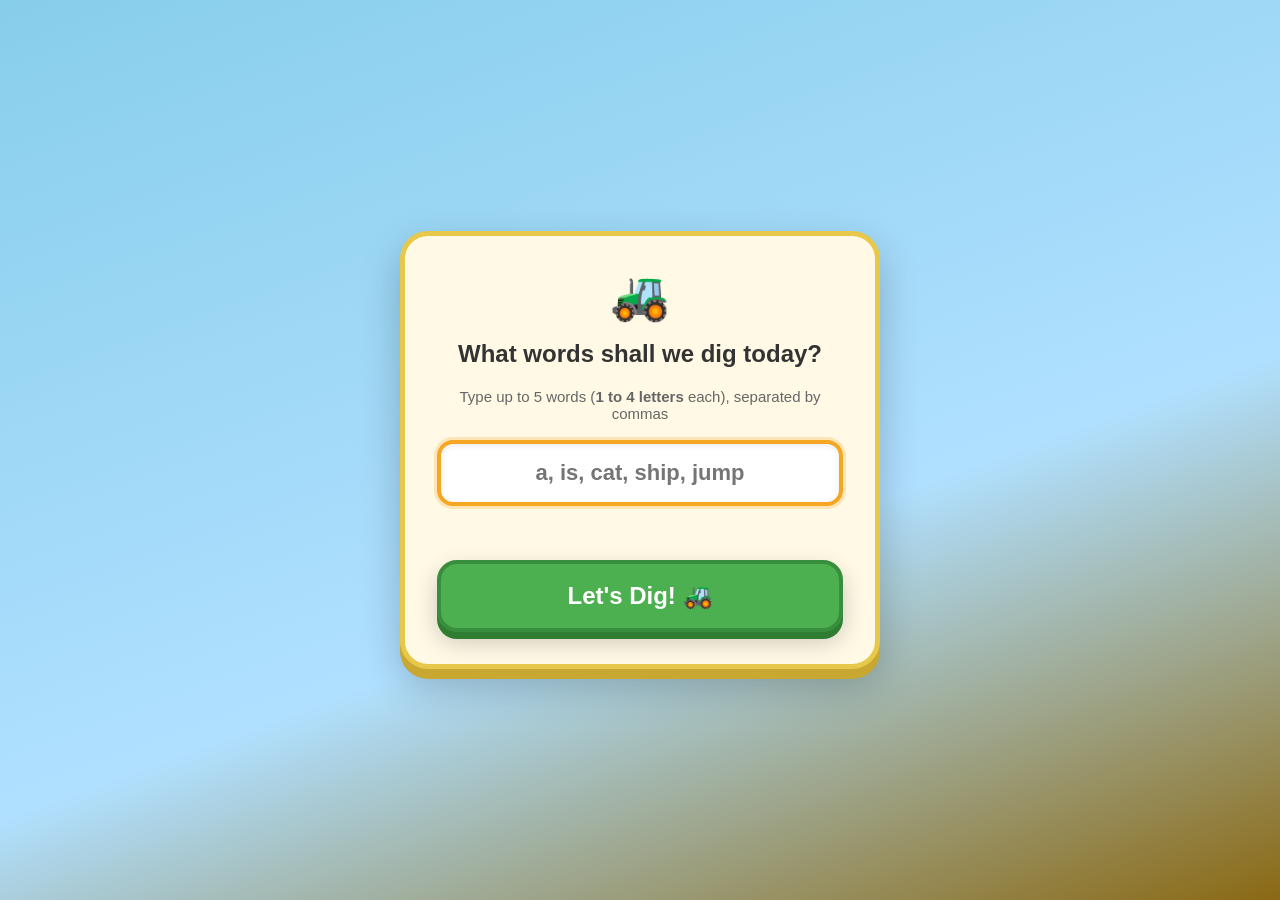
<file: phonics.html>
<!DOCTYPE html>
<html lang="en">
<head>
  <meta charset="UTF-8">
  <meta name="viewport" content="width=device-width, initial-scale=1.0, user-scalable=no">
  <meta name="apple-mobile-web-app-capable" content="yes">
  <title>Phonics Digger</title>
  <link rel="icon" type="image/svg+xml" href="data:image/svg+xml,<svg xmlns='http://www.w3.org/2000/svg' viewBox='0 0 32 32'><rect x='2' y='14' width='20' height='10' rx='2' fill='%23F5A623'/><rect x='12' y='8' width='10' height='9' rx='2' fill='%23F5A623'/><rect x='13' y='10' width='7' height='5' rx='1' fill='%23AEE4FF'/><line x1='21' y1='10' x2='29' y2='6' stroke='%23E8941A' stroke-width='2.5' stroke-linecap='round'/><polygon points='27,4 31,4 30,9 26,9' fill='%23D4800A'/><circle cx='6' cy='25' r='4' fill='%23333'/><circle cx='6' cy='25' r='2' fill='%23555'/><circle cx='18' cy='25' r='4' fill='%23333'/><circle cx='18' cy='25' r='2' fill='%23555'/><rect x='2' y='23' width='20' height='3' rx='1.5' fill='%23222'/></svg>">
  <link rel="stylesheet" href="styles.css">
  <style>
    /* Child-proof: only #digger-wrapper and #confirm-btn are tappable */
    #word-track, .letter-block, #mudpit, #scene, #dirt-puffs {
      pointer-events: none;
      -webkit-touch-callout: none;
      user-select: none;
      -webkit-user-select: none;
    }

    /* ---- Word setup overlay (parent only) ---- */
    #word-setup {
      position: fixed;
      inset: 0;
      z-index: 200;
      display: flex;
      align-items: center;
      justify-content: center;
      background: linear-gradient(160deg, #87CEEB 0%, #B0E0FF 60%, #8B6914 100%);
    }

    #setup-card {
      background: #FFF9E6;
      border: 5px solid #E8C84A;
      border-radius: 28px;
      box-shadow: 0 10px 0 #C8A830, 0 16px 40px rgba(0,0,0,0.22);
      padding: 36px 32px 32px;
      max-width: 480px;
      width: 90vw;
      display: flex;
      flex-direction: column;
      align-items: center;
      gap: 18px;
    }

    #setup-card h2 {
      font-size: 24px;
      font-weight: 900;
      color: #333;
      text-align: center;
      line-height: 1.3;
    }

    #setup-card p {
      font-size: 15px;
      color: #666;
      text-align: center;
    }

    #word-setup, #setup-card, #setup-btn, #word-input {
      pointer-events: auto;
      touch-action: auto;
    }

    #word-input {
      width: 100%;
      font-size: 22px;
      font-weight: 700;
      font-family: 'Arial Rounded MT Bold', Arial, sans-serif;
      padding: 16px 18px;
      border: 4px solid #E8C84A;
      border-radius: 16px;
      background: #fff;
      color: #333;
      outline: none;
      text-align: center;
      box-shadow: inset 0 2px 6px rgba(0,0,0,0.08);
      /* Override body-level touch/select lockdown for this input */
      -webkit-user-select: text !important;
      user-select: text !important;
      -webkit-touch-callout: default !important;
    }

    #word-input:focus {
      border-color: #F5A623;
      box-shadow: 0 0 0 3px rgba(245,166,35,0.25), inset 0 2px 6px rgba(0,0,0,0.08);
    }

    #setup-error {
      font-size: 14px;
      color: #E53935;
      font-weight: 700;
      min-height: 18px;
      text-align: center;
    }

    #setup-btn {
      width: 100%;
      padding: 18px;
      font-size: 24px;
      font-weight: 900;
      font-family: 'Arial Rounded MT Bold', Arial, sans-serif;
      background: #4CAF50;
      color: #fff;
      border: 4px solid #388E3C;
      border-radius: 20px;
      box-shadow: 0 7px 0 #2E7D32, 0 10px 24px rgba(0,0,0,0.2);
      cursor: pointer;
      touch-action: manipulation;
      -webkit-tap-highlight-color: transparent;
      transition: transform 0.1s, box-shadow 0.1s;
    }

    #setup-btn:active {
      transform: translateY(4px);
      box-shadow: 0 3px 0 #2E7D32, 0 4px 10px rgba(0,0,0,0.15);
    }
  </style>
</head>
<body>

  <!-- Home button -->
  <a href="index.html" id="home-btn" aria-label="Back to home">⌂</a>

  <!-- Sky / ground scene -->
  <div id="scene">
    <div id="sky"></div>
    <div id="ground"></div>
  </div>

  <!-- Word display: letter blocks in a row -->
  <div id="word-track">
    <!-- Letter blocks injected by app.js -->
  </div>

  <!-- Mud pit at the end of the track -->
  <div id="mudpit">
    <svg id="mudpit-svg" viewBox="0 0 180 80" xmlns="http://www.w3.org/2000/svg">
      <ellipse cx="90" cy="55" rx="80" ry="25" fill="#6B4226"/>
      <ellipse cx="90" cy="50" rx="75" ry="18" fill="#8B5E3C"/>
      <ellipse cx="90" cy="50" rx="50" ry="10" fill="none" stroke="#6B4226" stroke-width="2" opacity="0.5"/>
      <ellipse cx="90" cy="50" rx="30" ry="6" fill="none" stroke="#6B4226" stroke-width="2" opacity="0.5"/>
    </svg>
  </div>

  <!-- Digger SVG — this is what the child taps -->
  <div id="digger-wrapper">
    <svg id="digger" viewBox="0 0 120 80" xmlns="http://www.w3.org/2000/svg" aria-label="Tap the digger!">
      <!-- Body -->
      <rect id="digger-body" x="10" y="30" width="70" height="30" rx="6" fill="#F5A623"/>
      <!-- Cab -->
      <rect id="digger-cab" x="45" y="15" width="35" height="25" rx="4" fill="#F5A623"/>
      <!-- Cab window -->
      <rect x="50" y="19" width="25" height="15" rx="3" fill="#AEE4FF" opacity="0.85"/>
      <!-- Little boy driver -->
      <g id="digger-driver">
        <circle cx="63" cy="24" r="4" fill="#F2C29A"/>
        <path d="M59 22 a4 4 0 0 1 8 0 v-1 a4 3 0 0 0 -8 0 z" fill="#5C3A21"/>
        <rect x="59" y="27" width="8" height="6" rx="2" fill="#4FB0E8"/>
        <circle cx="63" cy="31" r="3" fill="none" stroke="#333" stroke-width="1.2"/>
        <circle cx="60.5" cy="30.5" r="1.2" fill="#F2C29A"/>
        <circle cx="65.5" cy="30.5" r="1.2" fill="#F2C29A"/>
      </g>
      <!-- Arm base -->
      <rect x="78" y="22" width="12" height="8" rx="2" fill="#E8941A" id="arm-base"/>
      <!-- Arm boom -->
      <line x1="84" y1="26" x2="108" y2="18" stroke="#E8941A" stroke-width="6" stroke-linecap="round" id="arm-boom"/>
      <!-- Bucket -->
      <polygon points="104,14 114,14 110,26 100,26" fill="#D4800A" id="bucket"/>
      <!-- Exhaust pipe -->
      <rect x="46" y="8" width="5" height="9" rx="2" fill="#333"/>
      <!-- Left wheel -->
      <circle cx="22" cy="62" r="11" fill="#333"/>
      <circle cx="22" cy="62" r="6" fill="#555"/>
      <circle cx="22" cy="62" r="2" fill="#888"/>
      <!-- Right wheel -->
      <circle cx="62" cy="62" r="11" fill="#333"/>
      <circle cx="62" cy="62" r="6" fill="#555"/>
      <circle cx="62" cy="62" r="2" fill="#888"/>
      <!-- Track belt -->
      <rect x="10" y="58" width="72" height="8" rx="4" fill="#222"/>
    </svg>
  </div>

  <!-- Dirt puff particles (shown on correct phoneme) -->
  <div id="dirt-puffs"></div>

  <!-- Surprise vehicle reveal (random photo each time) -->
  <div id="celebration" aria-hidden="true">
    <div id="surprise-vehicle">
      <img id="surprise-vehicle-img" alt="Surprise vehicle!">
    </div>
    <div id="celebration-emoji"></div>
    <div id="celebration-text"></div>
  </div>

  <!-- Confetti container -->
  <div id="confetti-container" aria-hidden="true"></div>

  <!-- Stars container -->
  <div id="stars-container" aria-hidden="true"></div>

  <!-- Parent confirm button -->
  <button id="confirm-btn" aria-label="Confirm phoneme correct">✓</button>

  <!-- Word label shown during celebration -->
  <div id="word-banner" aria-hidden="true"></div>

  <!-- Parent word-entry screen — shown before every session -->
  <div id="word-setup">
    <div id="setup-card">
      <div style="font-size:48px;line-height:1">🚜</div>
      <h2>What words shall we dig today?</h2>
      <p>Type up to 5 words (<strong>1 to 4 letters</strong> each), separated by commas</p>
      <input
        id="word-input"
        type="text"
        inputmode="text"
        placeholder="a, is, cat, ship, jump"
        autocomplete="off"
        autocorrect="off"
        autocapitalize="off"
        spellcheck="false"
      >
      <div id="setup-error"></div>
      <button id="setup-btn">Let's Dig! 🚜</button>
    </div>
  </div>

  <script src="https://cdnjs.cloudflare.com/ajax/libs/gsap/3.12.5/gsap.min.js"></script>
  <script src="app.js"></script>
</body>
</html>
</file>
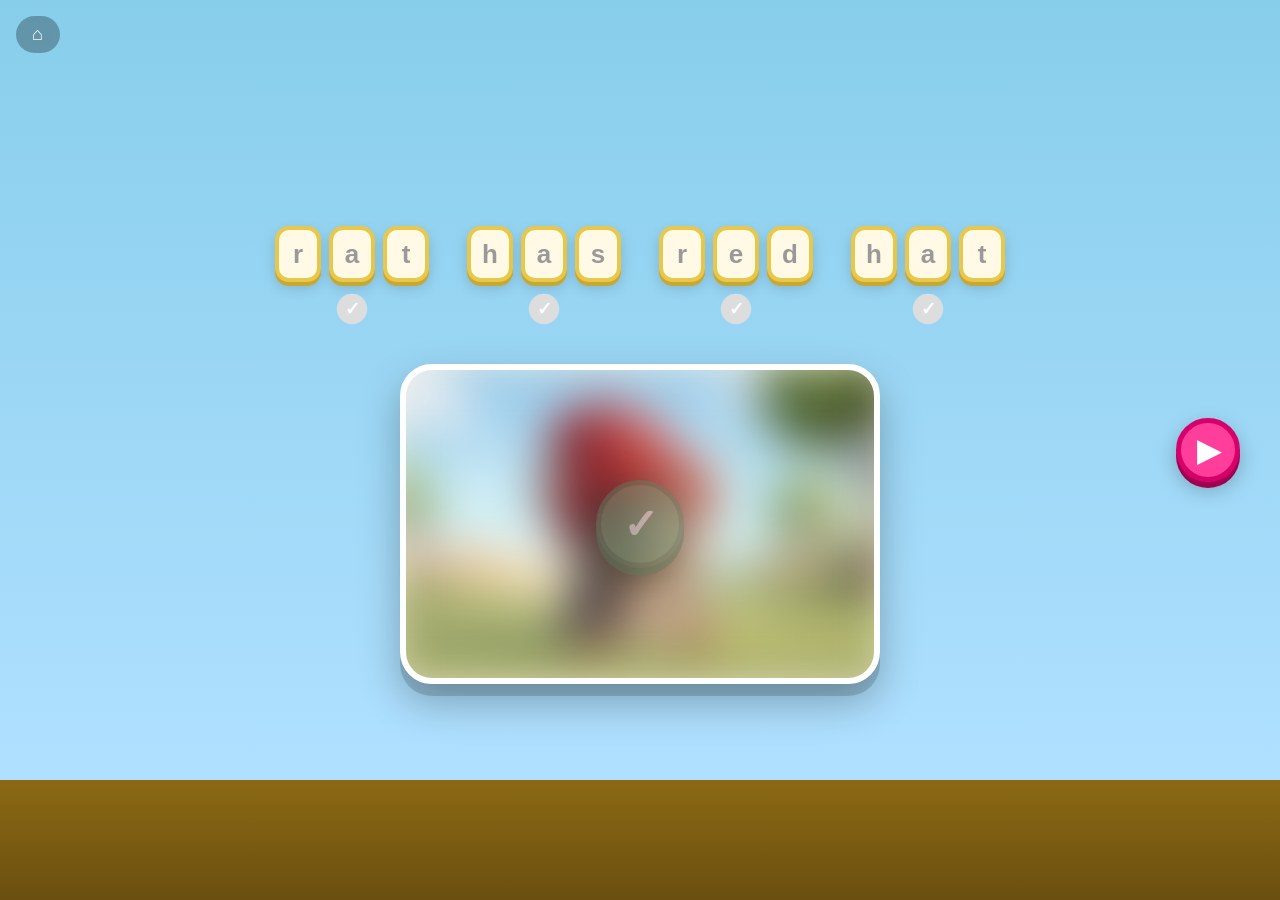
<file: sentences.html>
<!DOCTYPE html>
<html lang="en">
<head>
  <meta charset="UTF-8">
  <meta name="viewport" content="width=device-width, initial-scale=1.0, user-scalable=no">
  <meta name="apple-mobile-web-app-capable" content="yes">
  <title>Sentences — Phonics Digger</title>
  <link rel="icon" type="image/svg+xml" href="data:image/svg+xml,<svg xmlns='http://www.w3.org/2000/svg' viewBox='0 0 32 32'><rect x='2' y='14' width='20' height='10' rx='2' fill='%23F5A623'/><rect x='12' y='8' width='10' height='9' rx='2' fill='%23F5A623'/><rect x='13' y='10' width='7' height='5' rx='1' fill='%23AEE4FF'/><line x1='21' y1='10' x2='29' y2='6' stroke='%23E8941A' stroke-width='2.5' stroke-linecap='round'/><polygon points='27,4 31,4 30,9 26,9' fill='%23D4800A'/><circle cx='6' cy='25' r='4' fill='%23333'/><circle cx='6' cy='25' r='2' fill='%23555'/><circle cx='18' cy='25' r='4' fill='%23333'/><circle cx='18' cy='25' r='2' fill='%23555'/><rect x='2' y='23' width='20' height='3' rx='1.5' fill='%23222'/></svg>">
  <link rel="stylesheet" href="styles.css">
  <script src="https://cdnjs.cloudflare.com/ajax/libs/gsap/3.12.5/gsap.min.js"></script>
  <style>
    body { overflow: hidden; }
    #scene { position: fixed; inset: 0; z-index: -1; }

    #page {
      position: relative;
      height: 100vh;
      display: flex;
      flex-direction: column;
      align-items: center;
      justify-content: center;
      gap: 28px;
      padding: 20px;
    }

    /* ---- Sentence row: one word-group per word ---- */
    #sentence-row {
      display: flex;
      align-items: flex-start;
      gap: 22px;
      flex-wrap: wrap;
      justify-content: center;
    }

    .word-group {
      display: flex;
      flex-direction: column;
      align-items: center;
      gap: 8px;
      cursor: pointer;
      touch-action: manipulation;
      -webkit-tap-highlight-color: transparent;
      padding: 10px 8px 8px;
      border-radius: 20px;
      transition: background 0.25s ease;
    }

    .word-chunks {
      display: flex;
      gap: 8px;
    }

    .chunk-box {
      min-width: 46px;
      height: 56px;
      padding: 0 10px;
      border-radius: 14px;
      background: #FFF9E6;
      border: 4px solid #E8C84A;
      display: flex;
      align-items: center;
      justify-content: center;
      font-size: 26px;
      font-weight: 900;
      color: #999;
      box-shadow: 0 4px 0 #C8A830, 0 6px 14px rgba(0,0,0,0.15);
      transition: color 0.3s ease, background 0.3s ease, border-color 0.3s ease;
    }

    .chunk-box.digraph {
      background: #FFF3B0;
      border-color: #F5A623;
      color: #C8A97A;
    }

    .word-group.read .chunk-box { color: #333; }
    .word-group.read .chunk-box.digraph { color: #C8501E; }
    .word-group.read {
      background: rgba(76, 175, 80, 0.12);
      animation: pop 0.4s ease;
    }
    @keyframes pop {
      0% { transform: scale(1); }
      40% { transform: scale(1.08); }
      100% { transform: scale(1); }
    }

    .word-check {
      width: 38px;
      height: 38px;
      border-radius: 50%;
      background: #ddd;
      color: #fff;
      font-size: 22px;
      font-weight: 900;
      display: flex;
      align-items: center;
      justify-content: center;
      transition: background 0.3s ease, transform 0.3s ease;
      transform: scale(0.8);
      touch-action: manipulation;
      -webkit-tap-highlight-color: transparent;
    }
    .word-group.read .word-check {
      background: #4CAF50;
      transform: scale(1);
    }

    /* ---- Hero scene card ---- */
    #hero-card {
      position: relative;
      width: min(480px, 78vw);
      height: min(320px, 40vh);
      background: #FFF9E6;
      border: 6px solid #FFFFFF;
      border-radius: 32px;
      box-shadow: 0 12px 0 rgba(0,0,0,0.15), 0 18px 40px rgba(0,0,0,0.28);
      overflow: hidden;
      display: flex;
      align-items: center;
      justify-content: center;
    }
    #hero-card img {
      width: 100%;
      height: 100%;
      object-fit: cover;
      display: block;
      filter: blur(22px) saturate(0.7);
      transform: scale(1.08); /* hides blur edge softening */
      transition: filter 1.1s ease, transform 1.1s ease;
    }
    #hero-card img.revealed {
      filter: blur(0) saturate(1);
      transform: scale(1);
    }
    #hero-card img.alive {
      animation: breathe 2.6s ease-in-out infinite;
    }
    @keyframes breathe {
      0%, 100% { transform: scale(1) rotate(0deg); }
      50% { transform: scale(1.025) rotate(-0.6deg); }
    }

    /* ---- Reveal button (green check, matches word.html #reveal-btn) ---- */
    #star-btn {
      position: absolute;
      top: 50%;
      left: 50%;
      transform: translate(-50%, -50%);
      z-index: 5;
      width: 88px;
      height: 88px;
      border-radius: 50%;
      background: #4CAF50;
      color: #fff;
      font-size: 42px;
      font-weight: 900;
      border: 5px solid #388E3C;
      box-shadow: 0 8px 0 #2E7D32, 0 12px 26px rgba(0,0,0,0.35);
      cursor: pointer;
      touch-action: manipulation;
      -webkit-tap-highlight-color: transparent;
      display: flex;
      align-items: center;
      justify-content: center;
      transition: opacity 0.35s ease, transform 0.25s ease, filter 0.25s ease;
    }
    #star-btn.disabled {
      opacity: 0.45;
      filter: grayscale(0.6);
      pointer-events: none;
      animation: none;
    }
    #star-btn:not(.disabled) {
      animation: star-invite 1.4s ease-in-out infinite;
    }
    @keyframes star-invite {
      0%, 100% { transform: translate(-50%, -50%) scale(1); }
      50% { transform: translate(-50%, -50%) scale(1.08); }
    }
    #star-btn:active {
      transform: translate(-50%, -50%) translateY(3px);
      box-shadow: 0 3px 0 #2E7D32, 0 5px 12px rgba(0,0,0,0.25);
    }
    #star-btn.hidden {
      opacity: 0;
      transform: translate(-50%, -50%) scale(0.5);
      pointer-events: none;
    }

    .sparkle {
      position: absolute;
      font-size: 24px;
      opacity: 0;
      pointer-events: none;
      z-index: 6;
    }

    /* ---- Next-sentence arrow (matches digraphs' next-digraph-btn) ---- */
    #next-sentence-btn {
      position: fixed;
      top: 50%;
      right: 40px;
      transform: translateY(-50%);
      z-index: 40;
      width: 64px;
      height: 64px;
      border-radius: 50%;
      background: #FF3D9A;
      border: 5px solid #D6006B;
      box-shadow: 0 6px 0 #A0004F, 0 8px 20px rgba(0,0,0,0.25);
      color: #fff;
      font-size: 30px;
      font-weight: 900;
      display: flex;
      align-items: center;
      justify-content: center;
      cursor: pointer;
      touch-action: manipulation;
      -webkit-tap-highlight-color: transparent;
      transition: transform 0.1s, box-shadow 0.1s;
    }
    #next-sentence-btn:active {
      transform: translateY(4px);
      box-shadow: 0 2px 0 #A0004F, 0 4px 10px rgba(0,0,0,0.2);
    }

    @media (max-width: 640px) {
      .chunk-box { min-width: 34px; height: 44px; font-size: 20px; }
      .word-chunks { gap: 6px; }
      #sentence-row { gap: 14px; }
      #star-btn { width: 72px; height: 72px; font-size: 34px; }
      .word-check { width: 32px; height: 32px; font-size: 18px; }
      #next-sentence-btn { width: 52px; height: 52px; font-size: 24px; right: 24px; }
    }
  </style>
</head>
<body>

  <!-- Home button -->
  <a href="index.html" id="home-btn" aria-label="Back to home">⌂</a>

  <!-- Sky / ground scene -->
  <div id="scene">
    <div id="sky"></div>
    <div id="ground"></div>
  </div>

  <div id="page">
    <div id="sentence-row"></div>

    <div id="hero-card">
      <img id="hero-img" alt="">
      <button id="star-btn" class="disabled" aria-label="Reveal the scene">✓</button>
    </div>
  </div>

  <button id="next-sentence-btn" aria-label="Next sentence">▶</button>

  <script src="celebrate.js"></script>
  <script src="sentence-data.js"></script>
  <script src="sentences.js"></script>
</body>
</html>
</file>
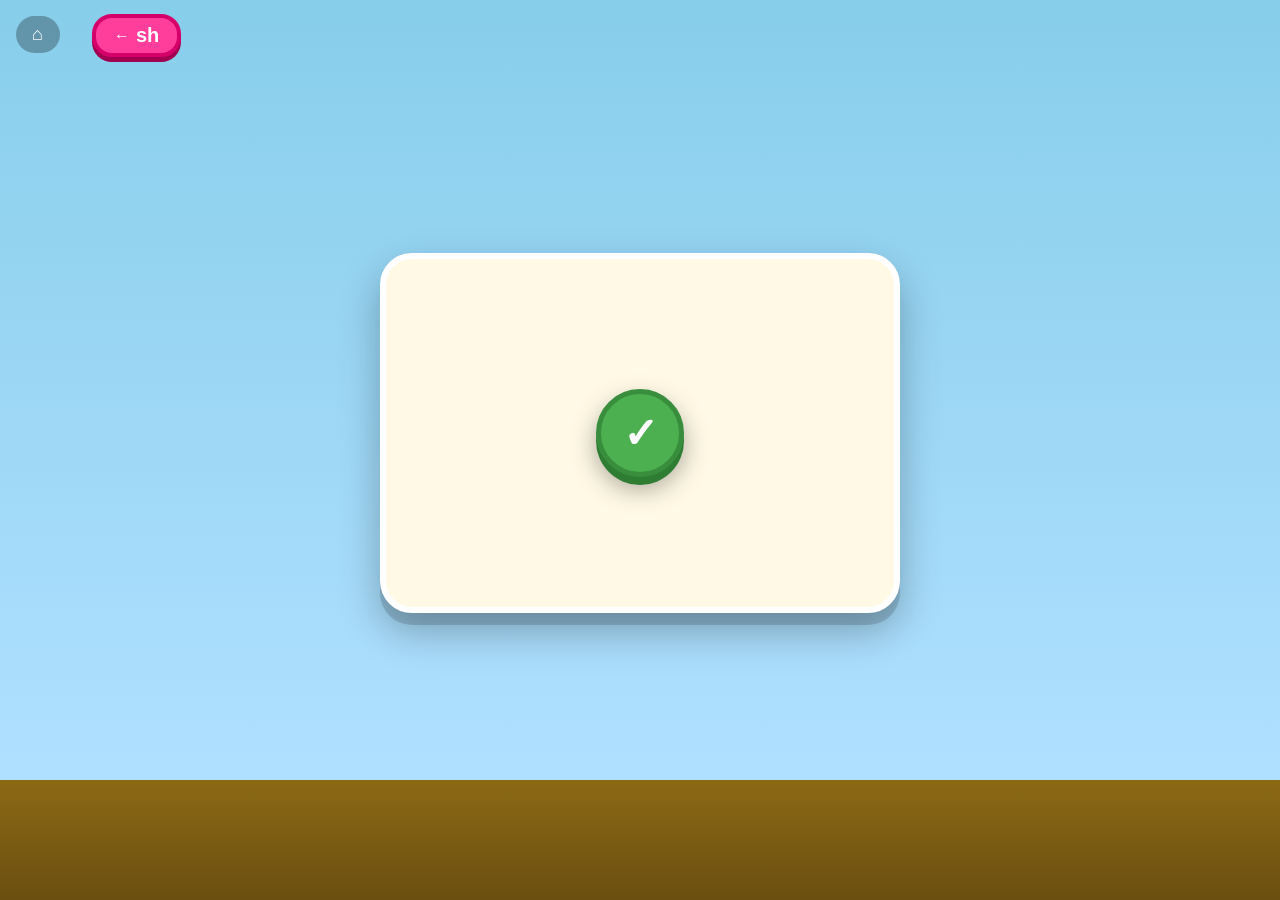
<file: word.html>
<!DOCTYPE html>
<html lang="en">
<head>
  <meta charset="UTF-8">
  <meta name="viewport" content="width=device-width, initial-scale=1.0, user-scalable=no">
  <meta name="apple-mobile-web-app-capable" content="yes">
  <title>Word — Phonics Digger</title>
  <link rel="icon" type="image/svg+xml" href="data:image/svg+xml,<svg xmlns='http://www.w3.org/2000/svg' viewBox='0 0 32 32'><rect x='2' y='14' width='20' height='10' rx='2' fill='%23F5A623'/><rect x='12' y='8' width='10' height='9' rx='2' fill='%23F5A623'/><rect x='13' y='10' width='7' height='5' rx='1' fill='%23AEE4FF'/><line x1='21' y1='10' x2='29' y2='6' stroke='%23E8941A' stroke-width='2.5' stroke-linecap='round'/><polygon points='27,4 31,4 30,9 26,9' fill='%23D4800A'/><circle cx='6' cy='25' r='4' fill='%23333'/><circle cx='6' cy='25' r='2' fill='%23555'/><circle cx='18' cy='25' r='4' fill='%23333'/><circle cx='18' cy='25' r='2' fill='%23555'/><rect x='2' y='23' width='20' height='3' rx='1.5' fill='%23222'/></svg>">
  <link rel="stylesheet" href="styles.css">
  <style>
    body { overflow: hidden; }
    #scene { position: fixed; inset: 0; z-index: -1; }

    #back-btn {
      position: fixed;
      top: 14px;
      left: 92px;
      z-index: 100;
      display: flex;
      align-items: center;
      gap: 6px;
      background: #FF3D9A;
      border: 4px solid #D6006B;
      color: #fff;
      text-decoration: none;
      padding: 6px 18px;
      border-radius: 20px;
      font-size: 20px;
      font-weight: 900;
      text-transform: lowercase;
      box-shadow: 0 5px 0 #A0004F;
      -webkit-tap-highlight-color: transparent;
      cursor: pointer;
      transition: transform 0.1s, box-shadow 0.1s;
    }
    #back-btn::before {
      content: "←";
      font-size: 16px;
    }
    #back-btn:active {
      transform: translateY(4px);
      box-shadow: 0 1px 0 #A0004F;
    }

    #page {
      position: relative;
      height: 100vh;
      display: flex;
      flex-direction: column;
      align-items: center;
      justify-content: center;
      gap: 34px;
      padding: 20px;
    }

    /* ---- Hero image card ---- */
    #hero-card {
      position: relative;
      width: min(520px, 78vw);
      height: min(360px, 42vh);
      background: #FFF9E6;
      border: 6px solid #FFFFFF;
      border-radius: 32px;
      box-shadow: 0 12px 0 rgba(0,0,0,0.15), 0 18px 40px rgba(0,0,0,0.28);
      overflow: hidden;
      display: flex;
      align-items: center;
      justify-content: center;
    }
    #hero-card img {
      width: 100%;
      height: 100%;
      object-fit: cover;
      display: block;
    }
    #hero-card svg {
      width: 70%;
      height: 70%;
    }
    #hero-canvas {
      width: 100%;
      height: 100%;
      display: block;
    }

    /* ---- Parent reveal button (unpixelates the image) ---- */
    #reveal-btn {
      position: absolute;
      top: 50%;
      left: 50%;
      transform: translate(-50%, -50%);
      z-index: 5;
      width: 88px;
      height: 88px;
      border-radius: 50%;
      background: #4CAF50;
      color: #fff;
      font-size: 42px;
      font-weight: 900;
      border: 5px solid #388E3C;
      box-shadow: 0 8px 0 #2E7D32, 0 12px 26px rgba(0,0,0,0.35);
      cursor: pointer;
      touch-action: manipulation;
      -webkit-tap-highlight-color: transparent;
      display: flex;
      align-items: center;
      justify-content: center;
      transition: opacity 0.35s ease, transform 0.25s ease;
    }
    #reveal-btn:active {
      transform: translate(-50%, -50%) translateY(3px);
      box-shadow: 0 3px 0 #2E7D32, 0 5px 12px rgba(0,0,0,0.25);
    }
    #reveal-btn.hidden {
      opacity: 0;
      transform: translate(-50%, -50%) scale(0.5);
      pointer-events: none;
    }

    /* ---- Chunk boxes ---- */
    #chunk-row {
      display: flex;
      align-items: flex-start;
      gap: 20px;
    }

    .chunk {
      display: flex;
      flex-direction: column;
      align-items: center;
      gap: 10px;
    }

    .chunk-box {
      min-width: 74px;
      height: 84px;
      padding: 0 14px;
      border-radius: 18px;
      background: #FFF9E6;
      border: 5px solid #E8C84A;
      display: flex;
      align-items: center;
      justify-content: center;
      font-size: 40px;
      font-weight: 900;
      color: #333;
      box-shadow: 0 6px 0 #C8A830, 0 9px 20px rgba(0,0,0,0.2);
    }

    .chunk.digraph .chunk-box {
      background: #FFF3B0;
      border-color: #F5A623;
      color: #C8501E;
      box-shadow: 0 6px 0 #C8831A, 0 9px 20px rgba(0,0,0,0.2);
    }

    .chunk-dot {
      width: 16px;
      height: 16px;
      border-radius: 50%;
      background: #C8501E;
    }

    @media (max-width: 640px) {
      .chunk-box { min-width: 56px; height: 64px; font-size: 28px; }
      .chunk-dot { width: 12px; height: 12px; }
      #chunk-row { gap: 12px; }
    }
  </style>
</head>
<body>

  <!-- Home button -->
  <a href="index.html" id="home-btn" aria-label="Back to home">⌂</a>
  <!-- Back to digraphs grid -->
  <button id="back-btn" aria-label="Back to digraphs">←</button>

  <!-- Sky / ground scene -->
  <div id="scene">
    <div id="sky"></div>
    <div id="ground"></div>
  </div>

  <div id="page">
    <div id="hero-card">
      <canvas id="hero-canvas"></canvas>
      <button id="reveal-btn" aria-label="Reveal picture">✓</button>
    </div>
    <div id="chunk-row"></div>
  </div>

  <script src="celebrate.js"></script>
  <script src="digraph-words.js"></script>
  <script src="word.js"></script>
</body>
</html>
</file>
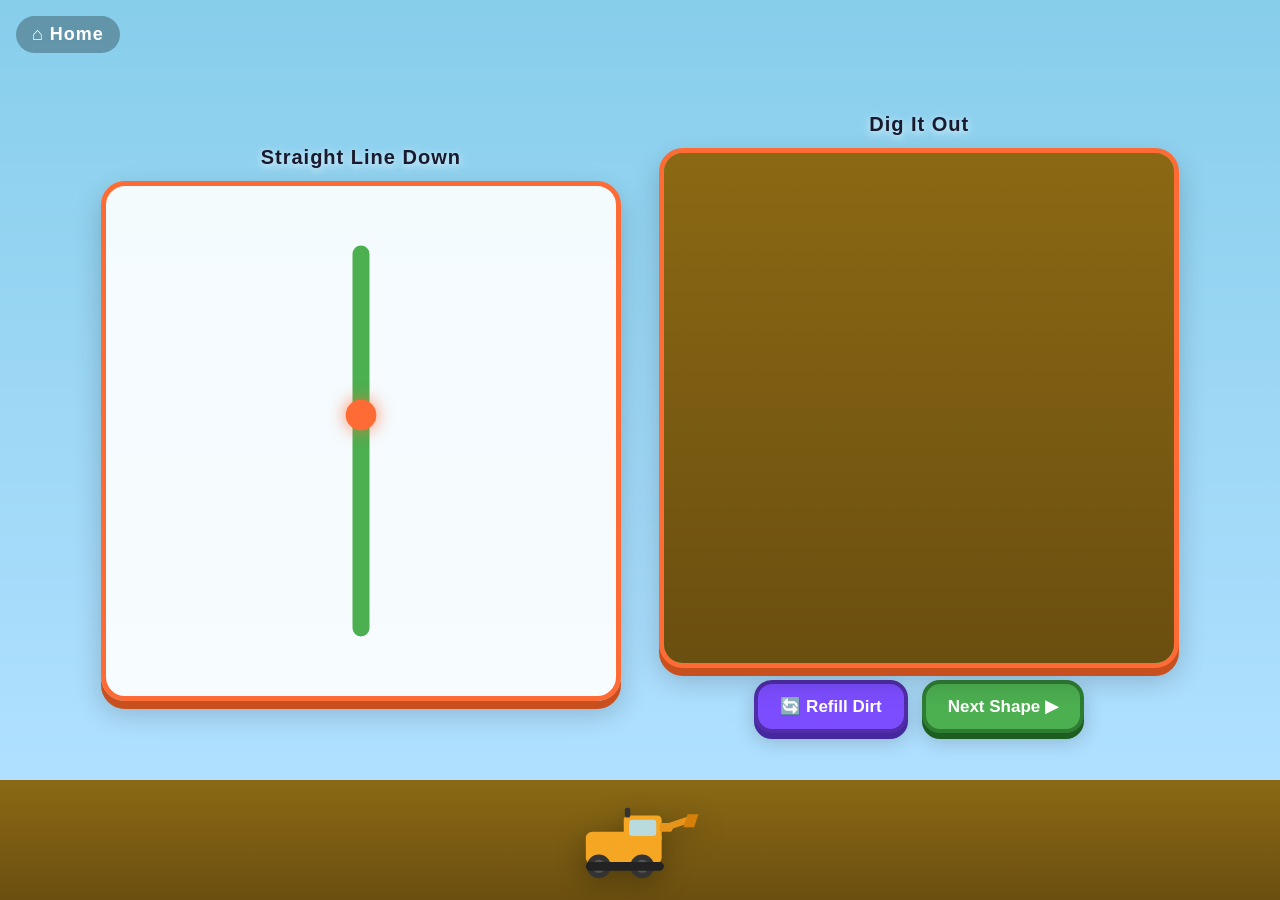
<file: writing.html>
<!DOCTYPE html>
<html lang="en">
<head>
  <meta charset="UTF-8">
  <meta name="viewport" content="width=device-width, initial-scale=1.0, user-scalable=no">
  <meta name="apple-mobile-web-app-capable" content="yes">
  <title>Writing Digger</title>
  <link rel="stylesheet" href="styles.css">
  <style>
    #writing-stage {
      position: fixed;
      inset: 0;
      z-index: 10;
      display: flex;
      align-items: center;
      justify-content: center;
      gap: 3vw;
      padding: 56px 2vw 110px;
    }

    .panel {
      display: flex;
      flex-direction: column;
      align-items: center;
      gap: 12px;
      min-width: 0;
    }

    .panel-label {
      font-size: 20px;
      font-weight: 900;
      color: #1a1a2e;
      text-shadow: 0 2px 8px rgba(255,255,255,0.85);
      letter-spacing: 1px;
    }

    .panel-box {
      /* Sized against actual chrome (padding + label + button row) rather
         than a flat vh guess, so it fills the space without overflowing
         past the ground/digger on short landscape windows. */
      width: min(42vw, calc(100vh - 290px), 520px);
      height: min(42vw, calc(100vh - 290px), 520px);
      flex: 0 1 auto;
      background: rgba(255,255,255,0.9);
      border-radius: 24px;
      border: 5px solid #FF6B35;
      box-shadow: 0 8px 0 #C8501E, 0 12px 28px rgba(0,0,0,0.2);
      overflow: hidden;
      position: relative;
    }

    #dirt-box {
      /* Bright reveal color lives here, behind the canvas — erasing the
         dirt on the canvas exposes this rather than the page background. */
      background: #4CAF50;
    }

    #guide-svg, #dirt-canvas {
      width: 100%;
      height: 100%;
      display: block;
      touch-action: none;
    }

    #action-row {
      display: flex;
      gap: 14px;
    }

    #action-row button {
      padding: 12px 22px;
      font-size: 17px;
      font-weight: 900;
      font-family: 'Arial Rounded MT Bold', Arial, sans-serif;
      color: #fff;
      border-radius: 18px;
      cursor: pointer;
      touch-action: manipulation;
      -webkit-tap-highlight-color: transparent;
      transition: transform 0.1s, box-shadow 0.1s;
    }
    #action-row button:active {
      transform: translateY(3px);
    }

    #refill-btn {
      background: #7C4DFF;
      border: 4px solid #512DA8;
      box-shadow: 0 6px 0 #4527A0, 0 8px 20px rgba(0,0,0,0.2);
    }
    #refill-btn:active { box-shadow: 0 3px 0 #4527A0, 0 4px 10px rgba(0,0,0,0.15); }

    #next-btn {
      background: #4CAF50;
      border: 4px solid #2E7D32;
      box-shadow: 0 6px 0 #1B5E20, 0 8px 20px rgba(0,0,0,0.2);
    }
    #next-btn:active { box-shadow: 0 3px 0 #1B5E20, 0 4px 10px rgba(0,0,0,0.15); }

    #writing-digger {
      position: fixed;
      bottom: 14px;
      left: 50%;
      transform: translateX(-50%);
      z-index: 40;
      width: 130px;
      height: 87px;
      filter: drop-shadow(0 6px 14px rgba(0,0,0,0.3));
      pointer-events: none;
    }

    @media (max-width: 760px) {
      #writing-stage { flex-direction: column; gap: 10px; padding: 52px 4vw 110px; }
      .panel-box { width: min(78vw, calc(50vh - 165px), 320px); height: min(78vw, calc(50vh - 165px), 320px); }
      .panel-label { font-size: 17px; }
    }
  </style>
</head>
<body>

  <a href="index.html" id="home-btn">⌂ Home</a>

  <div id="scene">
    <div id="sky"></div>
    <div id="ground"></div>
  </div>

  <div id="writing-stage">

    <div class="panel">
      <div class="panel-label" id="shape-label">Straight Line</div>
      <div class="panel-box">
        <svg id="guide-svg" viewBox="0 0 300 300" xmlns="http://www.w3.org/2000/svg"></svg>
      </div>
    </div>

    <div class="panel">
      <div class="panel-label">Dig It Out</div>
      <div class="panel-box" id="dirt-box">
        <canvas id="dirt-canvas" width="900" height="900"></canvas>
      </div>
      <div id="action-row">
        <button id="refill-btn">🔄 Refill Dirt</button>
        <button id="next-btn">Next Shape ▶</button>
      </div>
    </div>

  </div>

  <svg id="writing-digger" viewBox="0 0 120 80" xmlns="http://www.w3.org/2000/svg">
    <rect x="10" y="30" width="70" height="30" rx="6" fill="#F5A623"/>
    <rect x="45" y="15" width="35" height="25" rx="4" fill="#F5A623"/>
    <rect x="50" y="19" width="25" height="15" rx="3" fill="#AEE4FF" opacity="0.85"/>
    <rect x="78" y="22" width="12" height="8" rx="2" fill="#E8941A"/>
    <line x1="84" y1="26" x2="108" y2="18" stroke="#E8941A" stroke-width="6" stroke-linecap="round"/>
    <polygon points="104,14 114,14 110,26 100,26" fill="#D4800A"/>
    <rect x="46" y="8" width="5" height="9" rx="2" fill="#333"/>
    <circle cx="22" cy="62" r="11" fill="#333"/>
    <circle cx="22" cy="62" r="6" fill="#555"/>
    <circle cx="22" cy="62" r="2" fill="#888"/>
    <circle cx="62" cy="62" r="11" fill="#333"/>
    <circle cx="62" cy="62" r="6" fill="#555"/>
    <circle cx="62" cy="62" r="2" fill="#888"/>
    <rect x="10" y="58" width="72" height="8" rx="4" fill="#222"/>
  </svg>

  <script src="https://cdnjs.cloudflare.com/ajax/libs/gsap/3.12.5/gsap.min.js"></script>
  <script src="writing.js"></script>
</body>
</html>
</file>
<file: styles.css>
/* ---- Home button (shown on subject pages) ---- */
#home-btn {
  position: fixed;
  top: 16px;
  left: 16px;
  z-index: 100;
  background: rgba(0,0,0,0.28);
  color: #fff;
  text-decoration: none;
  padding: 8px 16px;
  border-radius: 20px;
  font-size: 18px;
  font-weight: 900;
  letter-spacing: 1px;
  backdrop-filter: blur(4px);
  -webkit-tap-highlight-color: transparent;
}

/* ---- Reset ---- */
*, *::before, *::after { box-sizing: border-box; margin: 0; padding: 0; }

html, body {
  width: 100%; height: 100%;
  overflow: hidden;
  font-family: 'Arial Rounded MT Bold', 'Nunito', Arial, sans-serif;
  touch-action: manipulation; /* removes 300ms tap delay */
  -webkit-tap-highlight-color: transparent;
  -webkit-touch-callout: none;
  user-select: none;
  -webkit-user-select: none;
}

/* ---- Scene ---- */
#scene {
  position: fixed; inset: 0; z-index: 0;
  display: flex; flex-direction: column;
}
#sky {
  flex: 1;
  background: linear-gradient(180deg, #87CEEB 0%, #B0E0FF 100%);
}
#ground {
  height: 120px;
  background: linear-gradient(180deg, #8B6914 0%, #6B4F10 100%);
}

/* ---- Word Track ---- */
#word-track {
  position: fixed;
  top: 50%;
  left: 50%;
  transform: translate(-50%, -50%);
  display: flex;
  align-items: center;
  gap: 24px;
  z-index: 10;
}

.letter-block {
  width: 100px;
  height: 100px;
  border-radius: 16px;
  background: #FFF9E6;
  border: 5px solid #E8C84A;
  display: flex;
  align-items: center;
  justify-content: center;
  font-size: 52px;
  font-weight: 900;
  color: #333;
  box-shadow: 0 6px 0 #C8A830, 0 8px 20px rgba(0,0,0,0.2);
  position: relative;
  transition: transform 0.15s ease;
}

/* Active letter glows and pops bigger */
.letter-block.active {
  background: #FFF3B0;
  border-color: #F5A623;
  box-shadow: 0 6px 0 #C8831A, 0 0 30px rgba(245,166,35,0.6), 0 8px 20px rgba(0,0,0,0.2);
  transform: scale(1.35);
  z-index: 2;
  animation: pulse-block 1.2s ease-in-out infinite;
}

/* Completed letter */
.letter-block.done {
  background: #E8FFE8;
  border-color: #4CAF50;
  box-shadow: 0 6px 0 #388E3C, 0 8px 20px rgba(0,0,0,0.2);
}

@keyframes pulse-block {
  0%, 100% { transform: scale(1); }
  50% { transform: scale(1.06); }
}

/* ---- Mud Pit ---- */
#mudpit {
  position: fixed;
  bottom: 80px;
  z-index: 9;
  /* positioned by JS to sit after the last letter block */
}
#mudpit-svg {
  width: 180px;
  height: 80px;
}

/* ---- Celebration illustration (big, above digger) ---- */
#celebration-emoji {
  width: 120px;
  height: 120px;
  margin-bottom: 12px;
  opacity: 0;
  transform: scale(0);
  filter: drop-shadow(0 6px 18px rgba(0,0,0,0.4));
}

/* ---- Digger ---- */
#digger-wrapper {
  position: fixed;
  z-index: 20;
  display: flex;
  flex-direction: column;
  align-items: center;
  cursor: pointer;
  /* JS sets left / bottom */
}

#digger {
  width: 120px;
  height: 80px;
  filter: drop-shadow(0 4px 8px rgba(0,0,0,0.3));
  transition: filter 0.1s;
}

#digger:active {
  filter: drop-shadow(0 2px 4px rgba(0,0,0,0.2));
}

/* Tap hint bubble */
#tap-hint {
  background: #FF6B35;
  color: white;
  border-radius: 20px;
  padding: 4px 14px;
  font-size: 14px;
  font-weight: 900;
  letter-spacing: 1px;
  margin-top: 4px;
  box-shadow: 0 3px 8px rgba(0,0,0,0.25);
  opacity: 0;
  transform: translateY(4px);
  transition: opacity 0.3s, transform 0.3s;
}

#tap-hint.visible {
  opacity: 1;
  transform: translateY(0);
}

/* ---- Parent Confirm Button ---- */
#confirm-btn {
  position: fixed;
  bottom: 24px;
  right: 24px;
  z-index: 30;
  width: 120px;
  height: 120px;
  border-radius: 50%;
  background: #4CAF50;
  color: white;
  font-size: 58px;
  font-weight: 900;
  border: 5px solid #388E3C;
  box-shadow: 0 8px 0 #2E7D32, 0 10px 28px rgba(0,0,0,0.35);
  cursor: pointer;
  touch-action: manipulation;
  -webkit-tap-highlight-color: transparent;
  display: flex;
  align-items: center;
  justify-content: center;
  transition: transform 0.1s, box-shadow 0.1s;
}

#confirm-btn:active {
  transform: translateY(3px);
  box-shadow: 0 3px 0 #2E7D32, 0 4px 10px rgba(0,0,0,0.2);
}

#confirm-btn.hidden {
  opacity: 0;
  pointer-events: none;
}

/* ---- Dirt Puffs ---- */
#dirt-puffs {
  position: fixed;
  inset: 0;
  z-index: 25;
  pointer-events: none;
}

.puff {
  position: absolute;
  width: 20px;
  height: 20px;
  border-radius: 50%;
  background: #8B6914;
  opacity: 0;
}

/* ---- Celebration ---- */
#celebration {
  position: fixed;
  inset: 0;
  z-index: 50;
  display: flex;
  flex-direction: column;
  align-items: center;
  justify-content: center;
  background: rgba(0,0,0,0.55);
  opacity: 0;
  pointer-events: none;
}

#celebration.active {
  pointer-events: auto;
}

/* Surprise vehicle photo card (random reveal at celebration) */
#surprise-vehicle {
  width: min(340px, 82vw);
  height: min(240px, 58vw);
  background: #FFF9E6;
  border: 6px solid #FFFFFF;
  border-radius: 24px;
  overflow: hidden;
  box-shadow: 0 12px 34px rgba(0,0,0,0.55);
  transform: scale(0);
  display: flex;
  align-items: center;
  justify-content: center;
}

#surprise-vehicle img {
  width: 100%;
  height: 100%;
  object-fit: cover;
  display: block;
}

#celebration-text {
  font-size: 52px;
  font-weight: 900;
  color: #FFF;
  text-shadow: 0 4px 16px rgba(0,0,0,0.6), 0 0 30px #F5A623;
  margin-top: 24px;
  text-align: center;
  opacity: 0;
  letter-spacing: 2px;
}

/* ---- Word Banner ---- */
#word-banner {
  position: fixed;
  top: 24px;
  left: 50%;
  transform: translateX(-50%);
  z-index: 60;
  font-size: 64px;
  font-weight: 900;
  color: #FFF;
  text-shadow: 0 4px 16px rgba(0,0,0,0.7);
  letter-spacing: 6px;
  opacity: 0;
  pointer-events: none;
}

/* ---- Confetti ---- */
#confetti-container, #stars-container {
  position: fixed;
  inset: 0;
  z-index: 55;
  pointer-events: none;
}

.confetti-piece {
  position: absolute;
  width: 14px;
  height: 14px;
  opacity: 0;
  border-radius: 2px;
}

.star {
  position: absolute;
  font-size: 28px;
  opacity: 0;
}

/* ---- Screen shake keyframe ---- */
@keyframes rumble {
  0%, 100% { transform: translate(0, 0); }
  20% { transform: translate(-6px, 3px); }
  40% { transform: translate(6px, -3px); }
  60% { transform: translate(-4px, 5px); }
  80% { transform: translate(4px, -5px); }
}

body.rumble {
  animation: rumble 0.4s ease-in-out;
}

/* ---- Responsive: lock to landscape feel on small screens ---- */
@media (max-height: 500px) {
  .letter-block { width: 72px; height: 72px; font-size: 36px; }
  #confirm-btn { width: 80px; height: 80px; font-size: 38px; bottom: 12px; right: 12px; }
}
</file>
